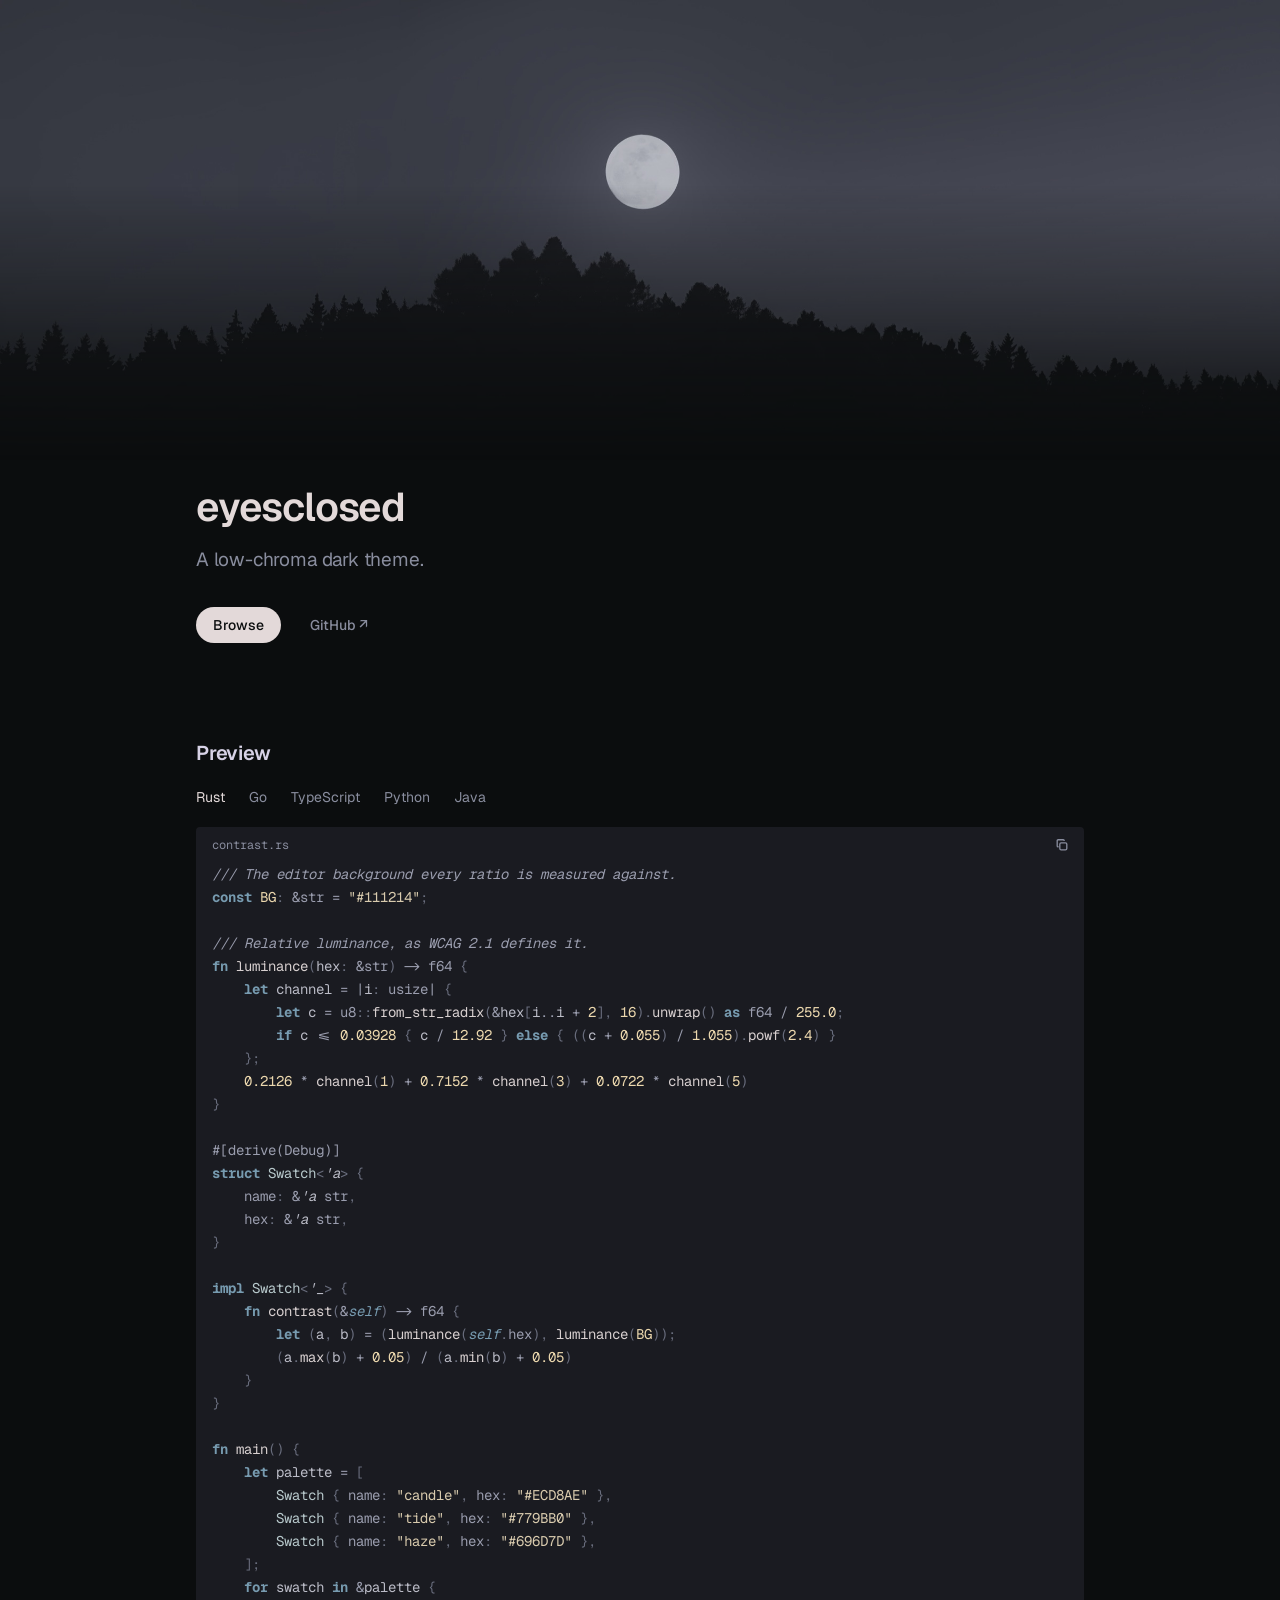
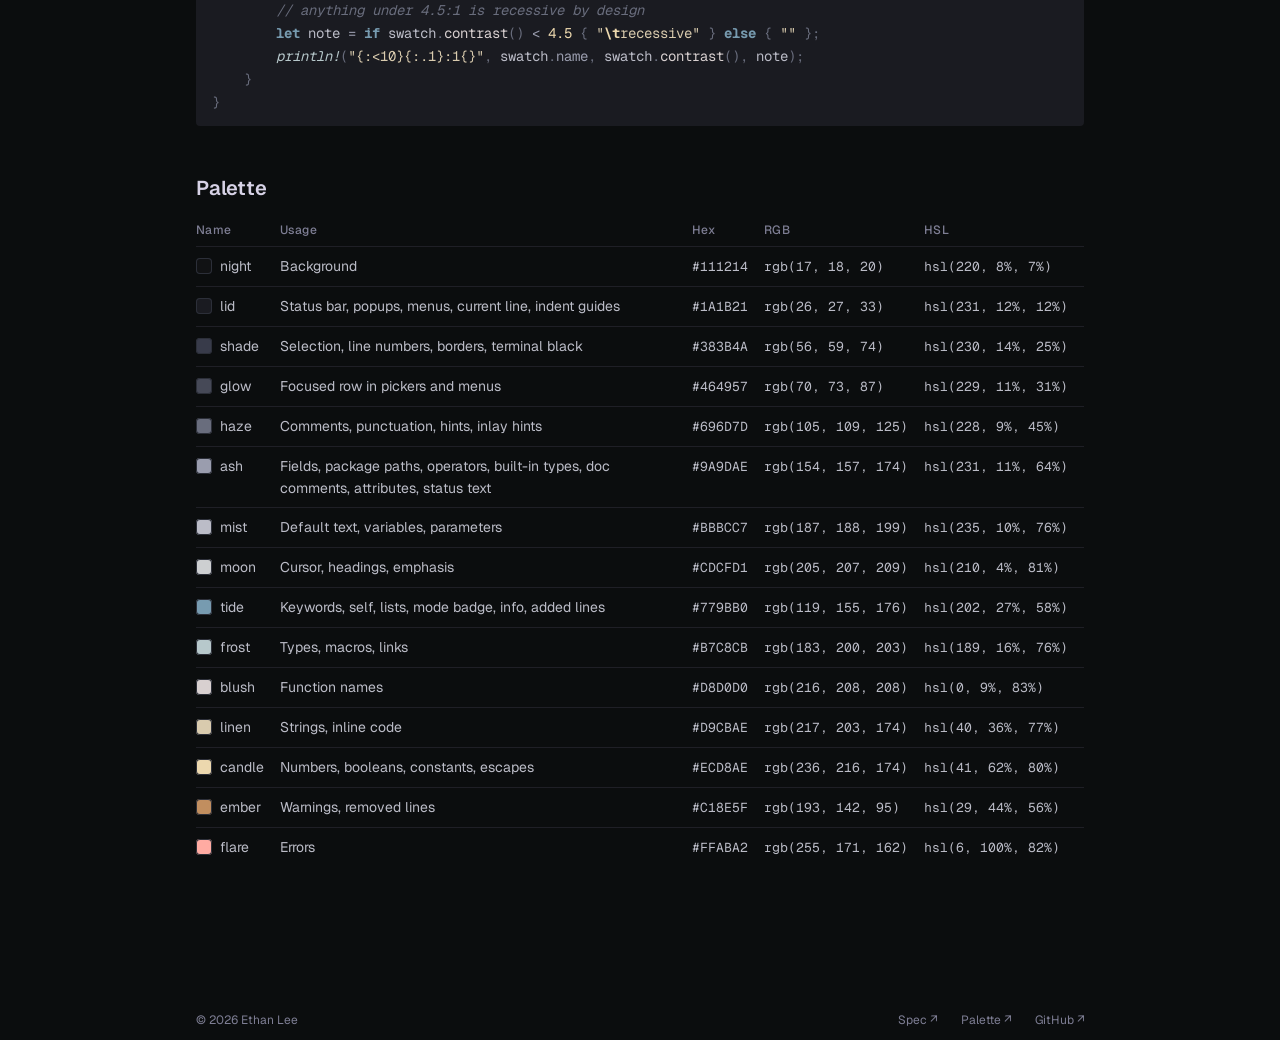
<file: site/index.html>
<!doctype html>
<html lang="en">
<head>
<meta charset="utf-8">
<meta name="viewport" content="width=device-width, initial-scale=1">
<title>eyesclosed — a low-chroma dark theme</title>
<meta name="description" content="A low-chroma dark theme.">
<meta name="theme-color" content="#0B0D0E">
<link rel="icon" href="favicon.svg" type="image/svg+xml">
<link rel="preconnect" href="https://fonts.googleapis.com">
<link rel="preconnect" href="https://fonts.gstatic.com" crossorigin>
<link rel="stylesheet" href="tokens.css">
<link rel="stylesheet" href="bundle.css">
<link rel="stylesheet" href="site.css">
<script src="site.js" defer></script>
</head>
<body class="ec">
<figure class="cover">
  <img src="moonrise.jpg" width="2400" height="1339" alt="A full moon rising over a dark ridge of pines, above a field of dry grass.">
</figure>
<div class="ec-page">
<main>

<section class="ec-hero cover-next">
  <h1>eyesclosed</h1>
  <p class="ec-hero-lede">A low-chroma dark theme.</p>
  <div class="ec-hero-actions"><a class="ec-btn ec-btn--primary" href="https://github.com/thdxg/eyesclosed/tree/main/themes">Browse</a><a class="ec-btn" href="https://github.com/thdxg/eyesclosed">GitHub ↗</a></div>
</section>

<section class="ec-section" id="preview">
  <div class="ec-section-body ec-span">
    <h3>Preview</h3>

<div class="tabs" role="tablist" aria-label="Language" hidden><button type="button" role="tab" id="code-rust-tab" aria-controls="code-rust" aria-selected="true">Rust</button><button type="button" role="tab" id="code-go-tab" aria-controls="code-go" aria-selected="false">Go</button><button type="button" role="tab" id="code-ts-tab" aria-controls="code-ts" aria-selected="false">TypeScript</button><button type="button" role="tab" id="code-py-tab" aria-controls="code-py" aria-selected="false">Python</button><button type="button" role="tab" id="code-java-tab" aria-controls="code-java" aria-selected="false">Java</button></div>
<div role="tabpanel" id="code-rust" aria-labelledby="code-rust-tab"><div class="ec-code" data-block>
<div class="ec-code-caption"><span>contrast.rs</span><button class="ec-copy" type="button" aria-label="Copy contrast.rs"><svg viewBox="0 0 16 16" aria-hidden="true"><rect x="5.5" y="5.5" width="8" height="8" rx="1.5"/><path d="M10.5 3.5v-.5a1 1 0 0 0-1-1h-6a1 1 0 0 0-1 1v6a1 1 0 0 0 1 1h.5"/></svg></button></div>
<pre><code><span class="tok-doc">/// The editor background every ratio is measured against.</span>
<span class="tok-keyword">const</span> <span class="tok-constant">BG</span><span class="tok-punct">:</span> <span class="tok-operator">&amp;</span><span class="tok-builtin">str</span> <span class="tok-operator">=</span> <span class="tok-string">&quot;#111214&quot;</span><span class="tok-punct">;</span>

<span class="tok-doc">/// Relative luminance, as WCAG 2.1 defines it.</span>
<span class="tok-keyword">fn</span> <span class="tok-function">luminance</span><span class="tok-punct">(</span><span class="tok-parameter">hex</span><span class="tok-punct">:</span> <span class="tok-operator">&amp;</span><span class="tok-builtin">str</span><span class="tok-punct">)</span> <span class="tok-operator">-&gt;</span> <span class="tok-builtin">f64</span> <span class="tok-punct">{</span>
    <span class="tok-keyword">let</span> channel <span class="tok-operator">=</span> <span class="tok-operator">|</span><span class="tok-parameter">i</span><span class="tok-punct">:</span> <span class="tok-builtin">usize</span><span class="tok-operator">|</span> <span class="tok-punct">{</span>
        <span class="tok-keyword">let</span> c <span class="tok-operator">=</span> <span class="tok-builtin">u8</span><span class="tok-punct">::</span><span class="tok-function">from_str_radix</span><span class="tok-punct">(</span><span class="tok-operator">&amp;</span><span class="tok-parameter">hex</span><span class="tok-punct">[</span><span class="tok-parameter">i</span><span class="tok-operator">..</span><span class="tok-parameter">i</span> <span class="tok-operator">+</span> <span class="tok-constant">2</span><span class="tok-punct">]</span><span class="tok-punct">,</span> <span class="tok-constant">16</span><span class="tok-punct">)</span><span class="tok-punct">.</span><span class="tok-function">unwrap</span><span class="tok-punct">(</span><span class="tok-punct">)</span> <span class="tok-keyword">as</span> <span class="tok-builtin">f64</span> <span class="tok-operator">/</span> <span class="tok-constant">255.0</span><span class="tok-punct">;</span>
        <span class="tok-keyword">if</span> c <span class="tok-operator">&lt;=</span> <span class="tok-constant">0.03928</span> <span class="tok-punct">{</span> c <span class="tok-operator">/</span> <span class="tok-constant">12.92</span> <span class="tok-punct">}</span> <span class="tok-keyword">else</span> <span class="tok-punct">{</span> <span class="tok-punct">(</span><span class="tok-punct">(</span>c <span class="tok-operator">+</span> <span class="tok-constant">0.055</span><span class="tok-punct">)</span> <span class="tok-operator">/</span> <span class="tok-constant">1.055</span><span class="tok-punct">)</span><span class="tok-punct">.</span><span class="tok-function">powf</span><span class="tok-punct">(</span><span class="tok-constant">2.4</span><span class="tok-punct">)</span> <span class="tok-punct">}</span>
    <span class="tok-punct">}</span><span class="tok-punct">;</span>
    <span class="tok-constant">0.2126</span> <span class="tok-operator">*</span> <span class="tok-function">channel</span><span class="tok-punct">(</span><span class="tok-constant">1</span><span class="tok-punct">)</span> <span class="tok-operator">+</span> <span class="tok-constant">0.7152</span> <span class="tok-operator">*</span> <span class="tok-function">channel</span><span class="tok-punct">(</span><span class="tok-constant">3</span><span class="tok-punct">)</span> <span class="tok-operator">+</span> <span class="tok-constant">0.0722</span> <span class="tok-operator">*</span> <span class="tok-function">channel</span><span class="tok-punct">(</span><span class="tok-constant">5</span><span class="tok-punct">)</span>
<span class="tok-punct">}</span>

<span class="tok-attribute">#[derive(Debug)]</span>
<span class="tok-keyword">struct</span> <span class="tok-type">Swatch</span><span class="tok-punct">&lt;</span><span class="tok-lifetime">'a</span><span class="tok-punct">&gt;</span> <span class="tok-punct">{</span>
    <span class="tok-property">name</span><span class="tok-punct">:</span> <span class="tok-operator">&amp;</span><span class="tok-lifetime">'a</span> <span class="tok-builtin">str</span><span class="tok-punct">,</span>
    <span class="tok-property">hex</span><span class="tok-punct">:</span> <span class="tok-operator">&amp;</span><span class="tok-lifetime">'a</span> <span class="tok-builtin">str</span><span class="tok-punct">,</span>
<span class="tok-punct">}</span>

<span class="tok-keyword">impl</span> <span class="tok-type">Swatch</span><span class="tok-punct">&lt;</span><span class="tok-lifetime">'_</span><span class="tok-punct">&gt;</span> <span class="tok-punct">{</span>
    <span class="tok-keyword">fn</span> <span class="tok-function">contrast</span><span class="tok-punct">(</span><span class="tok-operator">&amp;</span><span class="tok-selfvar">self</span><span class="tok-punct">)</span> <span class="tok-operator">-&gt;</span> <span class="tok-builtin">f64</span> <span class="tok-punct">{</span>
        <span class="tok-keyword">let</span> <span class="tok-punct">(</span>a<span class="tok-punct">,</span> b<span class="tok-punct">)</span> <span class="tok-operator">=</span> <span class="tok-punct">(</span><span class="tok-function">luminance</span><span class="tok-punct">(</span><span class="tok-selfvar">self</span><span class="tok-punct">.</span><span class="tok-property">hex</span><span class="tok-punct">)</span><span class="tok-punct">,</span> <span class="tok-function">luminance</span><span class="tok-punct">(</span><span class="tok-constant">BG</span><span class="tok-punct">)</span><span class="tok-punct">)</span><span class="tok-punct">;</span>
        <span class="tok-punct">(</span>a<span class="tok-punct">.</span><span class="tok-function">max</span><span class="tok-punct">(</span>b<span class="tok-punct">)</span> <span class="tok-operator">+</span> <span class="tok-constant">0.05</span><span class="tok-punct">)</span> <span class="tok-operator">/</span> <span class="tok-punct">(</span>a<span class="tok-punct">.</span><span class="tok-function">min</span><span class="tok-punct">(</span>b<span class="tok-punct">)</span> <span class="tok-operator">+</span> <span class="tok-constant">0.05</span><span class="tok-punct">)</span>
    <span class="tok-punct">}</span>
<span class="tok-punct">}</span>

<span class="tok-keyword">fn</span> <span class="tok-function">main</span><span class="tok-punct">(</span><span class="tok-punct">)</span> <span class="tok-punct">{</span>
    <span class="tok-keyword">let</span> palette <span class="tok-operator">=</span> <span class="tok-punct">[</span>
        <span class="tok-type">Swatch</span> <span class="tok-punct">{</span> <span class="tok-property">name</span><span class="tok-punct">:</span> <span class="tok-string">&quot;candle&quot;</span><span class="tok-punct">,</span> <span class="tok-property">hex</span><span class="tok-punct">:</span> <span class="tok-string">&quot;#ECD8AE&quot;</span> <span class="tok-punct">}</span><span class="tok-punct">,</span>
        <span class="tok-type">Swatch</span> <span class="tok-punct">{</span> <span class="tok-property">name</span><span class="tok-punct">:</span> <span class="tok-string">&quot;tide&quot;</span><span class="tok-punct">,</span> <span class="tok-property">hex</span><span class="tok-punct">:</span> <span class="tok-string">&quot;#779BB0&quot;</span> <span class="tok-punct">}</span><span class="tok-punct">,</span>
        <span class="tok-type">Swatch</span> <span class="tok-punct">{</span> <span class="tok-property">name</span><span class="tok-punct">:</span> <span class="tok-string">&quot;haze&quot;</span><span class="tok-punct">,</span> <span class="tok-property">hex</span><span class="tok-punct">:</span> <span class="tok-string">&quot;#696D7D&quot;</span> <span class="tok-punct">}</span><span class="tok-punct">,</span>
    <span class="tok-punct">]</span><span class="tok-punct">;</span>
    <span class="tok-keyword">for</span> swatch <span class="tok-keyword">in</span> <span class="tok-operator">&amp;</span>palette <span class="tok-punct">{</span>
        <span class="tok-comment">// anything under 4.5:1 is recessive by design</span>
        <span class="tok-keyword">let</span> note <span class="tok-operator">=</span> <span class="tok-keyword">if</span> swatch<span class="tok-punct">.</span><span class="tok-function">contrast</span><span class="tok-punct">(</span><span class="tok-punct">)</span> <span class="tok-operator">&lt;</span> <span class="tok-constant">4.5</span> <span class="tok-punct">{</span> <span class="tok-string">&quot;</span><span class="tok-escape">\t</span><span class="tok-string">recessive&quot;</span> <span class="tok-punct">}</span> <span class="tok-keyword">else</span> <span class="tok-punct">{</span> <span class="tok-string">&quot;&quot;</span> <span class="tok-punct">}</span><span class="tok-punct">;</span>
        <span class="tok-macro">println!</span><span class="tok-punct">(</span><span class="tok-string">&quot;{:&lt;10}{:.1}:1{}&quot;</span><span class="tok-punct">,</span> swatch<span class="tok-punct">.</span><span class="tok-property">name</span><span class="tok-punct">,</span> swatch<span class="tok-punct">.</span><span class="tok-function">contrast</span><span class="tok-punct">(</span><span class="tok-punct">)</span><span class="tok-punct">,</span> note<span class="tok-punct">)</span><span class="tok-punct">;</span>
    <span class="tok-punct">}</span>
<span class="tok-punct">}</span></code></pre></div></div>
<div role="tabpanel" id="code-go" aria-labelledby="code-go-tab"><div class="ec-code" data-block>
<div class="ec-code-caption"><span>contrast.go</span><button class="ec-copy" type="button" aria-label="Copy contrast.go"><svg viewBox="0 0 16 16" aria-hidden="true"><rect x="5.5" y="5.5" width="8" height="8" rx="1.5"/><path d="M10.5 3.5v-.5a1 1 0 0 0-1-1h-6a1 1 0 0 0-1 1v6a1 1 0 0 0 1 1h.5"/></svg></button></div>
<pre><code><span class="tok-keyword">package</span> main

<span class="tok-keyword">import</span> <span class="tok-punct">(</span>
	<span class="tok-string">&quot;fmt&quot;</span>
	<span class="tok-string">&quot;math&quot;</span>
	<span class="tok-string">&quot;strconv&quot;</span>
<span class="tok-punct">)</span>

<span class="tok-comment">// BG is the editor background every ratio is measured against.</span>
<span class="tok-keyword">const</span> <span class="tok-constant">BG</span> <span class="tok-operator">=</span> <span class="tok-string">&quot;#111214&quot;</span>

<span class="tok-comment">// luminance is relative luminance, as WCAG 2.1 defines it.</span>
<span class="tok-keyword">func</span> <span class="tok-function">luminance</span><span class="tok-punct">(</span><span class="tok-parameter">hex</span> <span class="tok-builtin">string</span><span class="tok-punct">)</span> <span class="tok-builtin">float64</span> <span class="tok-punct">{</span>
	channel <span class="tok-operator">:=</span> <span class="tok-keyword">func</span><span class="tok-punct">(</span><span class="tok-parameter">i</span> <span class="tok-builtin">int</span><span class="tok-punct">)</span> <span class="tok-builtin">float64</span> <span class="tok-punct">{</span>
		v<span class="tok-punct">,</span> _ <span class="tok-operator">:=</span> <span class="tok-namespace">strconv</span><span class="tok-punct">.</span><span class="tok-function">ParseUint</span><span class="tok-punct">(</span><span class="tok-parameter">hex</span><span class="tok-punct">[</span><span class="tok-parameter">i</span><span class="tok-punct">:</span><span class="tok-parameter">i</span><span class="tok-operator">+</span><span class="tok-constant">2</span><span class="tok-punct">]</span><span class="tok-punct">,</span> <span class="tok-constant">16</span><span class="tok-punct">,</span> <span class="tok-constant">8</span><span class="tok-punct">)</span>
		c <span class="tok-operator">:=</span> <span class="tok-function">float64</span><span class="tok-punct">(</span>v<span class="tok-punct">)</span> <span class="tok-operator">/</span> <span class="tok-constant">255</span>
		<span class="tok-keyword">if</span> c <span class="tok-operator">&lt;=</span> <span class="tok-constant">0.03928</span> <span class="tok-punct">{</span>
			<span class="tok-keyword">return</span> c <span class="tok-operator">/</span> <span class="tok-constant">12.92</span>
		<span class="tok-punct">}</span>
		<span class="tok-keyword">return</span> <span class="tok-namespace">math</span><span class="tok-punct">.</span><span class="tok-function">Pow</span><span class="tok-punct">(</span><span class="tok-punct">(</span>c<span class="tok-operator">+</span><span class="tok-constant">0.055</span><span class="tok-punct">)</span><span class="tok-operator">/</span><span class="tok-constant">1.055</span><span class="tok-punct">,</span> <span class="tok-constant">2.4</span><span class="tok-punct">)</span>
	<span class="tok-punct">}</span>
	<span class="tok-keyword">return</span> <span class="tok-constant">0.2126</span><span class="tok-operator">*</span><span class="tok-function">channel</span><span class="tok-punct">(</span><span class="tok-constant">1</span><span class="tok-punct">)</span> <span class="tok-operator">+</span> <span class="tok-constant">0.7152</span><span class="tok-operator">*</span><span class="tok-function">channel</span><span class="tok-punct">(</span><span class="tok-constant">3</span><span class="tok-punct">)</span> <span class="tok-operator">+</span> <span class="tok-constant">0.0722</span><span class="tok-operator">*</span><span class="tok-function">channel</span><span class="tok-punct">(</span><span class="tok-constant">5</span><span class="tok-punct">)</span>
<span class="tok-punct">}</span>

<span class="tok-keyword">type</span> <span class="tok-type">Swatch</span> <span class="tok-keyword">struct</span> <span class="tok-punct">{</span>
	<span class="tok-property">Name</span> <span class="tok-builtin">string</span>
	<span class="tok-property">Hex</span>  <span class="tok-builtin">string</span>
<span class="tok-punct">}</span>

<span class="tok-keyword">func</span> <span class="tok-punct">(</span><span class="tok-parameter">s</span> <span class="tok-type">Swatch</span><span class="tok-punct">)</span> <span class="tok-function">Contrast</span><span class="tok-punct">(</span><span class="tok-punct">)</span> <span class="tok-builtin">float64</span> <span class="tok-punct">{</span>
	a<span class="tok-punct">,</span> b <span class="tok-operator">:=</span> <span class="tok-function">luminance</span><span class="tok-punct">(</span><span class="tok-parameter">s</span><span class="tok-punct">.</span><span class="tok-property">Hex</span><span class="tok-punct">)</span><span class="tok-punct">,</span> <span class="tok-function">luminance</span><span class="tok-punct">(</span><span class="tok-constant">BG</span><span class="tok-punct">)</span>
	<span class="tok-keyword">return</span> <span class="tok-punct">(</span><span class="tok-namespace">math</span><span class="tok-punct">.</span><span class="tok-function">Max</span><span class="tok-punct">(</span>a<span class="tok-punct">,</span> b<span class="tok-punct">)</span> <span class="tok-operator">+</span> <span class="tok-constant">0.05</span><span class="tok-punct">)</span> <span class="tok-operator">/</span> <span class="tok-punct">(</span><span class="tok-namespace">math</span><span class="tok-punct">.</span><span class="tok-function">Min</span><span class="tok-punct">(</span>a<span class="tok-punct">,</span> b<span class="tok-punct">)</span> <span class="tok-operator">+</span> <span class="tok-constant">0.05</span><span class="tok-punct">)</span>
<span class="tok-punct">}</span>

<span class="tok-keyword">func</span> <span class="tok-function">main</span><span class="tok-punct">(</span><span class="tok-punct">)</span> <span class="tok-punct">{</span>
	palette <span class="tok-operator">:=</span> <span class="tok-punct">[</span><span class="tok-punct">]</span><span class="tok-type">Swatch</span><span class="tok-punct">{</span>
		<span class="tok-punct">{</span><span class="tok-string">&quot;candle&quot;</span><span class="tok-punct">,</span> <span class="tok-string">&quot;#ECD8AE&quot;</span><span class="tok-punct">}</span><span class="tok-punct">,</span>
		<span class="tok-punct">{</span><span class="tok-string">&quot;tide&quot;</span><span class="tok-punct">,</span> <span class="tok-string">&quot;#779BB0&quot;</span><span class="tok-punct">}</span><span class="tok-punct">,</span>
		<span class="tok-punct">{</span><span class="tok-string">&quot;haze&quot;</span><span class="tok-punct">,</span> <span class="tok-string">&quot;#696D7D&quot;</span><span class="tok-punct">}</span><span class="tok-punct">,</span>
	<span class="tok-punct">}</span>
	<span class="tok-keyword">for</span> _<span class="tok-punct">,</span> <span class="tok-parameter">s</span> <span class="tok-operator">:=</span> <span class="tok-keyword">range</span> palette <span class="tok-punct">{</span>
		<span class="tok-comment">// anything under 4.5:1 is recessive by design</span>
		note <span class="tok-operator">:=</span> <span class="tok-string">&quot;&quot;</span>
		<span class="tok-keyword">if</span> <span class="tok-parameter">s</span><span class="tok-punct">.</span><span class="tok-function">Contrast</span><span class="tok-punct">(</span><span class="tok-punct">)</span> <span class="tok-operator">&lt;</span> <span class="tok-constant">4.5</span> <span class="tok-punct">{</span>
			note <span class="tok-operator">=</span> <span class="tok-string">&quot;</span><span class="tok-escape">\t</span><span class="tok-string">recessive&quot;</span>
		<span class="tok-punct">}</span>
		<span class="tok-namespace">fmt</span><span class="tok-punct">.</span><span class="tok-function">Printf</span><span class="tok-punct">(</span><span class="tok-string">&quot;%-10s%.1f:1%s</span><span class="tok-escape">\n</span><span class="tok-string">&quot;</span><span class="tok-punct">,</span> <span class="tok-parameter">s</span><span class="tok-punct">.</span><span class="tok-property">Name</span><span class="tok-punct">,</span> <span class="tok-parameter">s</span><span class="tok-punct">.</span><span class="tok-function">Contrast</span><span class="tok-punct">(</span><span class="tok-punct">)</span><span class="tok-punct">,</span> note<span class="tok-punct">)</span>
	<span class="tok-punct">}</span>
<span class="tok-punct">}</span></code></pre></div></div>
<div role="tabpanel" id="code-ts" aria-labelledby="code-ts-tab"><div class="ec-code" data-block>
<div class="ec-code-caption"><span>contrast.ts</span><button class="ec-copy" type="button" aria-label="Copy contrast.ts"><svg viewBox="0 0 16 16" aria-hidden="true"><rect x="5.5" y="5.5" width="8" height="8" rx="1.5"/><path d="M10.5 3.5v-.5a1 1 0 0 0-1-1h-6a1 1 0 0 0-1 1v6a1 1 0 0 0 1 1h.5"/></svg></button></div>
<pre><code><span class="tok-doc">/** The editor background every ratio is measured against. */</span>
<span class="tok-keyword">const</span> <span class="tok-constant">BG</span> <span class="tok-operator">=</span> <span class="tok-string">&quot;#111214&quot;</span><span class="tok-punct">;</span>

<span class="tok-doc">/** Relative luminance, as WCAG 2.1 defines it. */</span>
<span class="tok-keyword">function</span> <span class="tok-function">luminance</span><span class="tok-punct">(</span><span class="tok-parameter">hex</span><span class="tok-punct">:</span> <span class="tok-builtin">string</span><span class="tok-punct">)</span><span class="tok-punct">:</span> <span class="tok-builtin">number</span> <span class="tok-punct">{</span>
  <span class="tok-keyword">const</span> channel <span class="tok-operator">=</span> <span class="tok-punct">(</span><span class="tok-parameter">i</span><span class="tok-punct">:</span> <span class="tok-builtin">number</span><span class="tok-punct">)</span><span class="tok-punct">:</span> <span class="tok-builtin">number</span> <span class="tok-operator">=&gt;</span> <span class="tok-punct">{</span>
    <span class="tok-keyword">const</span> c <span class="tok-operator">=</span> <span class="tok-function">parseInt</span><span class="tok-punct">(</span><span class="tok-parameter">hex</span><span class="tok-punct">.</span><span class="tok-function">slice</span><span class="tok-punct">(</span><span class="tok-parameter">i</span><span class="tok-punct">,</span> <span class="tok-parameter">i</span> <span class="tok-operator">+</span> <span class="tok-constant">2</span><span class="tok-punct">)</span><span class="tok-punct">,</span> <span class="tok-constant">16</span><span class="tok-punct">)</span> <span class="tok-operator">/</span> <span class="tok-constant">255</span><span class="tok-punct">;</span>
    <span class="tok-keyword">return</span> c <span class="tok-operator">&lt;=</span> <span class="tok-constant">0.03928</span> <span class="tok-operator">?</span> c <span class="tok-operator">/</span> <span class="tok-constant">12.92</span> <span class="tok-punct">:</span> <span class="tok-punct">(</span><span class="tok-punct">(</span>c <span class="tok-operator">+</span> <span class="tok-constant">0.055</span><span class="tok-punct">)</span> <span class="tok-operator">/</span> <span class="tok-constant">1.055</span><span class="tok-punct">)</span> <span class="tok-operator">**</span> <span class="tok-constant">2.4</span><span class="tok-punct">;</span>
  <span class="tok-punct">}</span><span class="tok-punct">;</span>
  <span class="tok-keyword">return</span> <span class="tok-constant">0.2126</span> <span class="tok-operator">*</span> <span class="tok-function">channel</span><span class="tok-punct">(</span><span class="tok-constant">1</span><span class="tok-punct">)</span> <span class="tok-operator">+</span> <span class="tok-constant">0.7152</span> <span class="tok-operator">*</span> <span class="tok-function">channel</span><span class="tok-punct">(</span><span class="tok-constant">3</span><span class="tok-punct">)</span> <span class="tok-operator">+</span> <span class="tok-constant">0.0722</span> <span class="tok-operator">*</span> <span class="tok-function">channel</span><span class="tok-punct">(</span><span class="tok-constant">5</span><span class="tok-punct">)</span><span class="tok-punct">;</span>
<span class="tok-punct">}</span>

<span class="tok-keyword">class</span> <span class="tok-type">Swatch</span> <span class="tok-punct">{</span>
  <span class="tok-keyword">constructor</span><span class="tok-punct">(</span><span class="tok-keyword">readonly</span> <span class="tok-parameter">name</span><span class="tok-punct">:</span> <span class="tok-builtin">string</span><span class="tok-punct">,</span> <span class="tok-keyword">readonly</span> <span class="tok-parameter">hex</span><span class="tok-punct">:</span> <span class="tok-builtin">string</span><span class="tok-punct">)</span> <span class="tok-punct">{</span><span class="tok-punct">}</span>

  <span class="tok-function">contrast</span><span class="tok-punct">(</span><span class="tok-punct">)</span><span class="tok-punct">:</span> <span class="tok-builtin">number</span> <span class="tok-punct">{</span>
    <span class="tok-keyword">const</span> <span class="tok-punct">[</span>a<span class="tok-punct">,</span> b<span class="tok-punct">]</span> <span class="tok-operator">=</span> <span class="tok-punct">[</span><span class="tok-function">luminance</span><span class="tok-punct">(</span><span class="tok-selfvar">this</span><span class="tok-punct">.</span><span class="tok-property">hex</span><span class="tok-punct">)</span><span class="tok-punct">,</span> <span class="tok-function">luminance</span><span class="tok-punct">(</span><span class="tok-constant">BG</span><span class="tok-punct">)</span><span class="tok-punct">]</span><span class="tok-punct">;</span>
    <span class="tok-keyword">return</span> <span class="tok-punct">(</span><span class="tok-type">Math</span><span class="tok-punct">.</span><span class="tok-function">max</span><span class="tok-punct">(</span>a<span class="tok-punct">,</span> b<span class="tok-punct">)</span> <span class="tok-operator">+</span> <span class="tok-constant">0.05</span><span class="tok-punct">)</span> <span class="tok-operator">/</span> <span class="tok-punct">(</span><span class="tok-type">Math</span><span class="tok-punct">.</span><span class="tok-function">min</span><span class="tok-punct">(</span>a<span class="tok-punct">,</span> b<span class="tok-punct">)</span> <span class="tok-operator">+</span> <span class="tok-constant">0.05</span><span class="tok-punct">)</span><span class="tok-punct">;</span>
  <span class="tok-punct">}</span>
<span class="tok-punct">}</span>

<span class="tok-keyword">const</span> palette <span class="tok-operator">=</span> <span class="tok-punct">[</span>
  <span class="tok-keyword">new</span> <span class="tok-type">Swatch</span><span class="tok-punct">(</span><span class="tok-string">&quot;candle&quot;</span><span class="tok-punct">,</span> <span class="tok-string">&quot;#ECD8AE&quot;</span><span class="tok-punct">)</span><span class="tok-punct">,</span>
  <span class="tok-keyword">new</span> <span class="tok-type">Swatch</span><span class="tok-punct">(</span><span class="tok-string">&quot;tide&quot;</span><span class="tok-punct">,</span> <span class="tok-string">&quot;#779BB0&quot;</span><span class="tok-punct">)</span><span class="tok-punct">,</span>
  <span class="tok-keyword">new</span> <span class="tok-type">Swatch</span><span class="tok-punct">(</span><span class="tok-string">&quot;haze&quot;</span><span class="tok-punct">,</span> <span class="tok-string">&quot;#696D7D&quot;</span><span class="tok-punct">)</span><span class="tok-punct">,</span>
<span class="tok-punct">]</span><span class="tok-punct">;</span>
<span class="tok-keyword">for</span> <span class="tok-punct">(</span><span class="tok-keyword">const</span> swatch <span class="tok-keyword">of</span> palette<span class="tok-punct">)</span> <span class="tok-punct">{</span>
  <span class="tok-comment">// anything under 4.5:1 is recessive by design</span>
  <span class="tok-keyword">const</span> note <span class="tok-operator">=</span> swatch<span class="tok-punct">.</span><span class="tok-function">contrast</span><span class="tok-punct">(</span><span class="tok-punct">)</span> <span class="tok-operator">&lt;</span> <span class="tok-constant">4.5</span> <span class="tok-operator">?</span> <span class="tok-string">&quot;</span><span class="tok-escape">\t</span><span class="tok-string">recessive&quot;</span> <span class="tok-punct">:</span> <span class="tok-string">&quot;&quot;</span><span class="tok-punct">;</span>
  <span class="tok-selfvar">console</span><span class="tok-punct">.</span><span class="tok-function">log</span><span class="tok-punct">(</span><span class="tok-string">`</span><span class="tok-punct">${</span>swatch<span class="tok-punct">.</span><span class="tok-property">name</span><span class="tok-punct">.</span><span class="tok-function">padEnd</span><span class="tok-punct">(</span><span class="tok-constant">10</span><span class="tok-punct">)</span><span class="tok-punct">}</span><span class="tok-punct">${</span>swatch<span class="tok-punct">.</span><span class="tok-function">contrast</span><span class="tok-punct">(</span><span class="tok-punct">)</span><span class="tok-punct">.</span><span class="tok-function">toFixed</span><span class="tok-punct">(</span><span class="tok-constant">1</span><span class="tok-punct">)</span><span class="tok-punct">}</span><span class="tok-string">:1</span><span class="tok-punct">${</span>note<span class="tok-punct">}</span><span class="tok-string">`</span><span class="tok-punct">)</span><span class="tok-punct">;</span>
<span class="tok-punct">}</span></code></pre></div></div>
<div role="tabpanel" id="code-py" aria-labelledby="code-py-tab"><div class="ec-code" data-block>
<div class="ec-code-caption"><span>contrast.py</span><button class="ec-copy" type="button" aria-label="Copy contrast.py"><svg viewBox="0 0 16 16" aria-hidden="true"><rect x="5.5" y="5.5" width="8" height="8" rx="1.5"/><path d="M10.5 3.5v-.5a1 1 0 0 0-1-1h-6a1 1 0 0 0-1 1v6a1 1 0 0 0 1 1h.5"/></svg></button></div>
<pre><code><span class="tok-keyword">from</span> <span class="tok-namespace">dataclasses</span> <span class="tok-keyword">import</span> dataclass

<span class="tok-comment"># The editor background every ratio is measured against.</span>
<span class="tok-constant">BG</span> <span class="tok-operator">=</span> <span class="tok-string">&quot;#111214&quot;</span>


<span class="tok-keyword">def</span> <span class="tok-function">luminance</span><span class="tok-punct">(</span><span class="tok-parameter">hex</span><span class="tok-punct">:</span> <span class="tok-builtin">str</span><span class="tok-punct">)</span> <span class="tok-operator">-&gt;</span> <span class="tok-builtin">float</span><span class="tok-punct">:</span>
    <span class="tok-doc">&quot;&quot;&quot;Relative luminance, as WCAG 2.1 defines it.&quot;&quot;&quot;</span>

    <span class="tok-keyword">def</span> <span class="tok-function">channel</span><span class="tok-punct">(</span><span class="tok-parameter">i</span><span class="tok-punct">:</span> <span class="tok-builtin">int</span><span class="tok-punct">)</span> <span class="tok-operator">-&gt;</span> <span class="tok-builtin">float</span><span class="tok-punct">:</span>
        c <span class="tok-operator">=</span> <span class="tok-function">int</span><span class="tok-punct">(</span><span class="tok-parameter">hex</span><span class="tok-punct">[</span><span class="tok-parameter">i</span> <span class="tok-punct">:</span> <span class="tok-parameter">i</span> <span class="tok-operator">+</span> <span class="tok-constant">2</span><span class="tok-punct">]</span><span class="tok-punct">,</span> <span class="tok-constant">16</span><span class="tok-punct">)</span> <span class="tok-operator">/</span> <span class="tok-constant">255</span>
        <span class="tok-keyword">return</span> c <span class="tok-operator">/</span> <span class="tok-constant">12.92</span> <span class="tok-keyword">if</span> c <span class="tok-operator">&lt;=</span> <span class="tok-constant">0.03928</span> <span class="tok-keyword">else</span> <span class="tok-punct">(</span><span class="tok-punct">(</span>c <span class="tok-operator">+</span> <span class="tok-constant">0.055</span><span class="tok-punct">)</span> <span class="tok-operator">/</span> <span class="tok-constant">1.055</span><span class="tok-punct">)</span> <span class="tok-operator">**</span> <span class="tok-constant">2.4</span>

    <span class="tok-keyword">return</span> <span class="tok-constant">0.2126</span> <span class="tok-operator">*</span> <span class="tok-function">channel</span><span class="tok-punct">(</span><span class="tok-constant">1</span><span class="tok-punct">)</span> <span class="tok-operator">+</span> <span class="tok-constant">0.7152</span> <span class="tok-operator">*</span> <span class="tok-function">channel</span><span class="tok-punct">(</span><span class="tok-constant">3</span><span class="tok-punct">)</span> <span class="tok-operator">+</span> <span class="tok-constant">0.0722</span> <span class="tok-operator">*</span> <span class="tok-function">channel</span><span class="tok-punct">(</span><span class="tok-constant">5</span><span class="tok-punct">)</span>


<span class="tok-attribute">@dataclass</span><span class="tok-punct">(</span><span class="tok-parameter">frozen</span><span class="tok-operator">=</span><span class="tok-constant">True</span><span class="tok-punct">)</span>
<span class="tok-keyword">class</span> <span class="tok-type">Swatch</span><span class="tok-punct">:</span>
    <span class="tok-property">name</span><span class="tok-punct">:</span> <span class="tok-builtin">str</span>
    <span class="tok-property">hex</span><span class="tok-punct">:</span> <span class="tok-builtin">str</span>

    <span class="tok-keyword">def</span> <span class="tok-function">contrast</span><span class="tok-punct">(</span><span class="tok-selfvar">self</span><span class="tok-punct">)</span> <span class="tok-operator">-&gt;</span> <span class="tok-builtin">float</span><span class="tok-punct">:</span>
        a<span class="tok-punct">,</span> b <span class="tok-operator">=</span> <span class="tok-function">luminance</span><span class="tok-punct">(</span><span class="tok-selfvar">self</span><span class="tok-punct">.</span><span class="tok-property">hex</span><span class="tok-punct">)</span><span class="tok-punct">,</span> <span class="tok-function">luminance</span><span class="tok-punct">(</span><span class="tok-constant">BG</span><span class="tok-punct">)</span>
        <span class="tok-keyword">return</span> <span class="tok-punct">(</span><span class="tok-function">max</span><span class="tok-punct">(</span>a<span class="tok-punct">,</span> b<span class="tok-punct">)</span> <span class="tok-operator">+</span> <span class="tok-constant">0.05</span><span class="tok-punct">)</span> <span class="tok-operator">/</span> <span class="tok-punct">(</span><span class="tok-function">min</span><span class="tok-punct">(</span>a<span class="tok-punct">,</span> b<span class="tok-punct">)</span> <span class="tok-operator">+</span> <span class="tok-constant">0.05</span><span class="tok-punct">)</span>


palette <span class="tok-operator">=</span> <span class="tok-punct">[</span>
    <span class="tok-type">Swatch</span><span class="tok-punct">(</span><span class="tok-string">&quot;candle&quot;</span><span class="tok-punct">,</span> <span class="tok-string">&quot;#ECD8AE&quot;</span><span class="tok-punct">)</span><span class="tok-punct">,</span>
    <span class="tok-type">Swatch</span><span class="tok-punct">(</span><span class="tok-string">&quot;tide&quot;</span><span class="tok-punct">,</span> <span class="tok-string">&quot;#779BB0&quot;</span><span class="tok-punct">)</span><span class="tok-punct">,</span>
    <span class="tok-type">Swatch</span><span class="tok-punct">(</span><span class="tok-string">&quot;haze&quot;</span><span class="tok-punct">,</span> <span class="tok-string">&quot;#696D7D&quot;</span><span class="tok-punct">)</span><span class="tok-punct">,</span>
<span class="tok-punct">]</span>
<span class="tok-keyword">for</span> swatch <span class="tok-keyword">in</span> palette<span class="tok-punct">:</span>
    <span class="tok-comment"># anything under 4.5:1 is recessive by design</span>
    note <span class="tok-operator">=</span> <span class="tok-string">&quot;</span><span class="tok-escape">\t</span><span class="tok-string">recessive&quot;</span> <span class="tok-keyword">if</span> swatch<span class="tok-punct">.</span><span class="tok-function">contrast</span><span class="tok-punct">(</span><span class="tok-punct">)</span> <span class="tok-operator">&lt;</span> <span class="tok-constant">4.5</span> <span class="tok-keyword">else</span> <span class="tok-string">&quot;&quot;</span>
    <span class="tok-function">print</span><span class="tok-punct">(</span><span class="tok-string">f&quot;</span><span class="tok-punct">{</span>swatch<span class="tok-punct">.</span><span class="tok-property">name</span><span class="tok-string">:&lt;10</span><span class="tok-punct">}</span><span class="tok-punct">{</span>swatch<span class="tok-punct">.</span><span class="tok-function">contrast</span><span class="tok-punct">(</span><span class="tok-punct">)</span><span class="tok-string">:.1f</span><span class="tok-punct">}</span><span class="tok-string">:1</span><span class="tok-punct">{</span>note<span class="tok-punct">}</span><span class="tok-string">&quot;</span><span class="tok-punct">)</span></code></pre></div></div>
<div role="tabpanel" id="code-java" aria-labelledby="code-java-tab"><div class="ec-code" data-block>
<div class="ec-code-caption"><span>Contrast.java</span><button class="ec-copy" type="button" aria-label="Copy Contrast.java"><svg viewBox="0 0 16 16" aria-hidden="true"><rect x="5.5" y="5.5" width="8" height="8" rx="1.5"/><path d="M10.5 3.5v-.5a1 1 0 0 0-1-1h-6a1 1 0 0 0-1 1v6a1 1 0 0 0 1 1h.5"/></svg></button></div>
<pre><code><span class="tok-keyword">import</span> <span class="tok-namespace">java</span><span class="tok-punct">.</span><span class="tok-namespace">util</span><span class="tok-punct">.</span><span class="tok-type">List</span><span class="tok-punct">;</span>

<span class="tok-keyword">public</span> <span class="tok-keyword">class</span> <span class="tok-type">Contrast</span> <span class="tok-punct">{</span>
    <span class="tok-doc">/** The editor background every ratio is measured against. */</span>
    <span class="tok-keyword">static</span> <span class="tok-keyword">final</span> <span class="tok-type">String</span> <span class="tok-constant">BG</span> <span class="tok-operator">=</span> <span class="tok-string">&quot;#111214&quot;</span><span class="tok-punct">;</span>

    <span class="tok-doc">/** Relative luminance, as WCAG 2.1 defines it. */</span>
    <span class="tok-keyword">static</span> <span class="tok-builtin">double</span> <span class="tok-function">luminance</span><span class="tok-punct">(</span><span class="tok-type">String</span> <span class="tok-parameter">hex</span><span class="tok-punct">)</span> <span class="tok-punct">{</span>
        <span class="tok-keyword">return</span> <span class="tok-constant">0.2126</span> <span class="tok-operator">*</span> <span class="tok-function">channel</span><span class="tok-punct">(</span><span class="tok-parameter">hex</span><span class="tok-punct">,</span> <span class="tok-constant">1</span><span class="tok-punct">)</span> <span class="tok-operator">+</span> <span class="tok-constant">0.7152</span> <span class="tok-operator">*</span> <span class="tok-function">channel</span><span class="tok-punct">(</span><span class="tok-parameter">hex</span><span class="tok-punct">,</span> <span class="tok-constant">3</span><span class="tok-punct">)</span> <span class="tok-operator">+</span> <span class="tok-constant">0.0722</span> <span class="tok-operator">*</span> <span class="tok-function">channel</span><span class="tok-punct">(</span><span class="tok-parameter">hex</span><span class="tok-punct">,</span> <span class="tok-constant">5</span><span class="tok-punct">)</span><span class="tok-punct">;</span>
    <span class="tok-punct">}</span>

    <span class="tok-keyword">static</span> <span class="tok-builtin">double</span> <span class="tok-function">channel</span><span class="tok-punct">(</span><span class="tok-type">String</span> <span class="tok-parameter">hex</span><span class="tok-punct">,</span> <span class="tok-builtin">int</span> <span class="tok-parameter">i</span><span class="tok-punct">)</span> <span class="tok-punct">{</span>
        <span class="tok-builtin">double</span> c <span class="tok-operator">=</span> <span class="tok-type">Integer</span><span class="tok-punct">.</span><span class="tok-function">parseInt</span><span class="tok-punct">(</span><span class="tok-parameter">hex</span><span class="tok-punct">.</span><span class="tok-function">substring</span><span class="tok-punct">(</span><span class="tok-parameter">i</span><span class="tok-punct">,</span> <span class="tok-parameter">i</span> <span class="tok-operator">+</span> <span class="tok-constant">2</span><span class="tok-punct">)</span><span class="tok-punct">,</span> <span class="tok-constant">16</span><span class="tok-punct">)</span> <span class="tok-operator">/</span> <span class="tok-constant">255.0</span><span class="tok-punct">;</span>
        <span class="tok-keyword">return</span> c <span class="tok-operator">&lt;=</span> <span class="tok-constant">0.03928</span> <span class="tok-operator">?</span> c <span class="tok-operator">/</span> <span class="tok-constant">12.92</span> <span class="tok-punct">:</span> <span class="tok-type">Math</span><span class="tok-punct">.</span><span class="tok-function">pow</span><span class="tok-punct">(</span><span class="tok-punct">(</span>c <span class="tok-operator">+</span> <span class="tok-constant">0.055</span><span class="tok-punct">)</span> <span class="tok-operator">/</span> <span class="tok-constant">1.055</span><span class="tok-punct">,</span> <span class="tok-constant">2.4</span><span class="tok-punct">)</span><span class="tok-punct">;</span>
    <span class="tok-punct">}</span>

    <span class="tok-keyword">record</span> <span class="tok-type">Swatch</span><span class="tok-punct">(</span><span class="tok-type">String</span> <span class="tok-parameter">name</span><span class="tok-punct">,</span> <span class="tok-type">String</span> <span class="tok-parameter">hex</span><span class="tok-punct">)</span> <span class="tok-punct">{</span>
        <span class="tok-builtin">double</span> <span class="tok-function">contrast</span><span class="tok-punct">(</span><span class="tok-punct">)</span> <span class="tok-punct">{</span>
            <span class="tok-builtin">double</span> a <span class="tok-operator">=</span> <span class="tok-function">luminance</span><span class="tok-punct">(</span><span class="tok-selfvar">this</span><span class="tok-punct">.</span><span class="tok-property">hex</span><span class="tok-punct">)</span><span class="tok-punct">,</span> b <span class="tok-operator">=</span> <span class="tok-function">luminance</span><span class="tok-punct">(</span><span class="tok-constant">BG</span><span class="tok-punct">)</span><span class="tok-punct">;</span>
            <span class="tok-keyword">return</span> <span class="tok-punct">(</span><span class="tok-type">Math</span><span class="tok-punct">.</span><span class="tok-function">max</span><span class="tok-punct">(</span>a<span class="tok-punct">,</span> b<span class="tok-punct">)</span> <span class="tok-operator">+</span> <span class="tok-constant">0.05</span><span class="tok-punct">)</span> <span class="tok-operator">/</span> <span class="tok-punct">(</span><span class="tok-type">Math</span><span class="tok-punct">.</span><span class="tok-function">min</span><span class="tok-punct">(</span>a<span class="tok-punct">,</span> b<span class="tok-punct">)</span> <span class="tok-operator">+</span> <span class="tok-constant">0.05</span><span class="tok-punct">)</span><span class="tok-punct">;</span>
        <span class="tok-punct">}</span>
    <span class="tok-punct">}</span>

    <span class="tok-keyword">public</span> <span class="tok-keyword">static</span> <span class="tok-builtin">void</span> <span class="tok-function">main</span><span class="tok-punct">(</span><span class="tok-type">String</span><span class="tok-punct">[</span><span class="tok-punct">]</span> <span class="tok-parameter">args</span><span class="tok-punct">)</span> <span class="tok-punct">{</span>
        <span class="tok-keyword">var</span> palette <span class="tok-operator">=</span> <span class="tok-type">List</span><span class="tok-punct">.</span><span class="tok-function">of</span><span class="tok-punct">(</span>
            <span class="tok-keyword">new</span> <span class="tok-type">Swatch</span><span class="tok-punct">(</span><span class="tok-string">&quot;candle&quot;</span><span class="tok-punct">,</span> <span class="tok-string">&quot;#ECD8AE&quot;</span><span class="tok-punct">)</span><span class="tok-punct">,</span>
            <span class="tok-keyword">new</span> <span class="tok-type">Swatch</span><span class="tok-punct">(</span><span class="tok-string">&quot;tide&quot;</span><span class="tok-punct">,</span> <span class="tok-string">&quot;#779BB0&quot;</span><span class="tok-punct">)</span><span class="tok-punct">,</span>
            <span class="tok-keyword">new</span> <span class="tok-type">Swatch</span><span class="tok-punct">(</span><span class="tok-string">&quot;haze&quot;</span><span class="tok-punct">,</span> <span class="tok-string">&quot;#696D7D&quot;</span><span class="tok-punct">)</span><span class="tok-punct">)</span><span class="tok-punct">;</span>
        <span class="tok-keyword">for</span> <span class="tok-punct">(</span><span class="tok-type">Swatch</span> swatch <span class="tok-punct">:</span> palette<span class="tok-punct">)</span> <span class="tok-punct">{</span>
            <span class="tok-comment">// anything under 4.5:1 is recessive by design</span>
            <span class="tok-type">String</span> note <span class="tok-operator">=</span> swatch<span class="tok-punct">.</span><span class="tok-function">contrast</span><span class="tok-punct">(</span><span class="tok-punct">)</span> <span class="tok-operator">&lt;</span> <span class="tok-constant">4.5</span> <span class="tok-operator">?</span> <span class="tok-string">&quot;</span><span class="tok-escape">\t</span><span class="tok-string">recessive&quot;</span> <span class="tok-punct">:</span> <span class="tok-string">&quot;&quot;</span><span class="tok-punct">;</span>
            <span class="tok-type">System</span><span class="tok-punct">.</span><span class="tok-property">out</span><span class="tok-punct">.</span><span class="tok-function">printf</span><span class="tok-punct">(</span><span class="tok-string">&quot;%-10s%.1f:1%s%n&quot;</span><span class="tok-punct">,</span> swatch<span class="tok-punct">.</span><span class="tok-function">name</span><span class="tok-punct">(</span><span class="tok-punct">)</span><span class="tok-punct">,</span> swatch<span class="tok-punct">.</span><span class="tok-function">contrast</span><span class="tok-punct">(</span><span class="tok-punct">)</span><span class="tok-punct">,</span> note<span class="tok-punct">)</span><span class="tok-punct">;</span>
        <span class="tok-punct">}</span>
    <span class="tok-punct">}</span>
<span class="tok-punct">}</span></code></pre></div></div>
  </div>
</section>

<section class="ec-section" id="palette">
  <div class="ec-section-body ec-span">
    <h3>Palette</h3>
    <div class="ec-table-wrap"><table class="ec-table">
<thead><tr><th>Name</th><th>Usage</th><th>Hex</th><th>RGB</th><th>HSL</th></tr></thead>
<tbody>
<tr><td class="name"><span class="swatch" style="--c:var(--night)"></span>night</td><td>Background</td><td><button class="copy-value" type="button" data-copy="#111214" aria-label="Copy #111214"><span>#111214</span></button></td><td><button class="copy-value" type="button" data-copy="rgb(17, 18, 20)" aria-label="Copy rgb(17, 18, 20)"><span>rgb(17, 18, 20)</span></button></td><td><button class="copy-value" type="button" data-copy="hsl(220, 8%, 7%)" aria-label="Copy hsl(220, 8%, 7%)"><span>hsl(220, 8%, 7%)</span></button></td></tr>
<tr><td class="name"><span class="swatch" style="--c:var(--lid)"></span>lid</td><td>Status bar, popups, menus, current line, indent guides</td><td><button class="copy-value" type="button" data-copy="#1A1B21" aria-label="Copy #1A1B21"><span>#1A1B21</span></button></td><td><button class="copy-value" type="button" data-copy="rgb(26, 27, 33)" aria-label="Copy rgb(26, 27, 33)"><span>rgb(26, 27, 33)</span></button></td><td><button class="copy-value" type="button" data-copy="hsl(231, 12%, 12%)" aria-label="Copy hsl(231, 12%, 12%)"><span>hsl(231, 12%, 12%)</span></button></td></tr>
<tr><td class="name"><span class="swatch" style="--c:var(--shade)"></span>shade</td><td>Selection, line numbers, borders, terminal black</td><td><button class="copy-value" type="button" data-copy="#383B4A" aria-label="Copy #383B4A"><span>#383B4A</span></button></td><td><button class="copy-value" type="button" data-copy="rgb(56, 59, 74)" aria-label="Copy rgb(56, 59, 74)"><span>rgb(56, 59, 74)</span></button></td><td><button class="copy-value" type="button" data-copy="hsl(230, 14%, 25%)" aria-label="Copy hsl(230, 14%, 25%)"><span>hsl(230, 14%, 25%)</span></button></td></tr>
<tr><td class="name"><span class="swatch" style="--c:var(--glow)"></span>glow</td><td>Focused row in pickers and menus</td><td><button class="copy-value" type="button" data-copy="#464957" aria-label="Copy #464957"><span>#464957</span></button></td><td><button class="copy-value" type="button" data-copy="rgb(70, 73, 87)" aria-label="Copy rgb(70, 73, 87)"><span>rgb(70, 73, 87)</span></button></td><td><button class="copy-value" type="button" data-copy="hsl(229, 11%, 31%)" aria-label="Copy hsl(229, 11%, 31%)"><span>hsl(229, 11%, 31%)</span></button></td></tr>
<tr><td class="name"><span class="swatch" style="--c:var(--haze)"></span>haze</td><td>Comments, punctuation, hints, inlay hints</td><td><button class="copy-value" type="button" data-copy="#696D7D" aria-label="Copy #696D7D"><span>#696D7D</span></button></td><td><button class="copy-value" type="button" data-copy="rgb(105, 109, 125)" aria-label="Copy rgb(105, 109, 125)"><span>rgb(105, 109, 125)</span></button></td><td><button class="copy-value" type="button" data-copy="hsl(228, 9%, 45%)" aria-label="Copy hsl(228, 9%, 45%)"><span>hsl(228, 9%, 45%)</span></button></td></tr>
<tr><td class="name"><span class="swatch" style="--c:var(--ash)"></span>ash</td><td>Fields, package paths, operators, built-in types, doc comments, attributes, status text</td><td><button class="copy-value" type="button" data-copy="#9A9DAE" aria-label="Copy #9A9DAE"><span>#9A9DAE</span></button></td><td><button class="copy-value" type="button" data-copy="rgb(154, 157, 174)" aria-label="Copy rgb(154, 157, 174)"><span>rgb(154, 157, 174)</span></button></td><td><button class="copy-value" type="button" data-copy="hsl(231, 11%, 64%)" aria-label="Copy hsl(231, 11%, 64%)"><span>hsl(231, 11%, 64%)</span></button></td></tr>
<tr><td class="name"><span class="swatch" style="--c:var(--mist)"></span>mist</td><td>Default text, variables, parameters</td><td><button class="copy-value" type="button" data-copy="#BBBCC7" aria-label="Copy #BBBCC7"><span>#BBBCC7</span></button></td><td><button class="copy-value" type="button" data-copy="rgb(187, 188, 199)" aria-label="Copy rgb(187, 188, 199)"><span>rgb(187, 188, 199)</span></button></td><td><button class="copy-value" type="button" data-copy="hsl(235, 10%, 76%)" aria-label="Copy hsl(235, 10%, 76%)"><span>hsl(235, 10%, 76%)</span></button></td></tr>
<tr><td class="name"><span class="swatch" style="--c:var(--moon)"></span>moon</td><td>Cursor, headings, emphasis</td><td><button class="copy-value" type="button" data-copy="#CDCFD1" aria-label="Copy #CDCFD1"><span>#CDCFD1</span></button></td><td><button class="copy-value" type="button" data-copy="rgb(205, 207, 209)" aria-label="Copy rgb(205, 207, 209)"><span>rgb(205, 207, 209)</span></button></td><td><button class="copy-value" type="button" data-copy="hsl(210, 4%, 81%)" aria-label="Copy hsl(210, 4%, 81%)"><span>hsl(210, 4%, 81%)</span></button></td></tr>
<tr><td class="name"><span class="swatch" style="--c:var(--tide)"></span>tide</td><td>Keywords, self, lists, mode badge, info, added lines</td><td><button class="copy-value" type="button" data-copy="#779BB0" aria-label="Copy #779BB0"><span>#779BB0</span></button></td><td><button class="copy-value" type="button" data-copy="rgb(119, 155, 176)" aria-label="Copy rgb(119, 155, 176)"><span>rgb(119, 155, 176)</span></button></td><td><button class="copy-value" type="button" data-copy="hsl(202, 27%, 58%)" aria-label="Copy hsl(202, 27%, 58%)"><span>hsl(202, 27%, 58%)</span></button></td></tr>
<tr><td class="name"><span class="swatch" style="--c:var(--frost)"></span>frost</td><td>Types, macros, links</td><td><button class="copy-value" type="button" data-copy="#B7C8CB" aria-label="Copy #B7C8CB"><span>#B7C8CB</span></button></td><td><button class="copy-value" type="button" data-copy="rgb(183, 200, 203)" aria-label="Copy rgb(183, 200, 203)"><span>rgb(183, 200, 203)</span></button></td><td><button class="copy-value" type="button" data-copy="hsl(189, 16%, 76%)" aria-label="Copy hsl(189, 16%, 76%)"><span>hsl(189, 16%, 76%)</span></button></td></tr>
<tr><td class="name"><span class="swatch" style="--c:var(--blush)"></span>blush</td><td>Function names</td><td><button class="copy-value" type="button" data-copy="#D8D0D0" aria-label="Copy #D8D0D0"><span>#D8D0D0</span></button></td><td><button class="copy-value" type="button" data-copy="rgb(216, 208, 208)" aria-label="Copy rgb(216, 208, 208)"><span>rgb(216, 208, 208)</span></button></td><td><button class="copy-value" type="button" data-copy="hsl(0, 9%, 83%)" aria-label="Copy hsl(0, 9%, 83%)"><span>hsl(0, 9%, 83%)</span></button></td></tr>
<tr><td class="name"><span class="swatch" style="--c:var(--linen)"></span>linen</td><td>Strings, inline code</td><td><button class="copy-value" type="button" data-copy="#D9CBAE" aria-label="Copy #D9CBAE"><span>#D9CBAE</span></button></td><td><button class="copy-value" type="button" data-copy="rgb(217, 203, 174)" aria-label="Copy rgb(217, 203, 174)"><span>rgb(217, 203, 174)</span></button></td><td><button class="copy-value" type="button" data-copy="hsl(40, 36%, 77%)" aria-label="Copy hsl(40, 36%, 77%)"><span>hsl(40, 36%, 77%)</span></button></td></tr>
<tr><td class="name"><span class="swatch" style="--c:var(--candle)"></span>candle</td><td>Numbers, booleans, constants, escapes</td><td><button class="copy-value" type="button" data-copy="#ECD8AE" aria-label="Copy #ECD8AE"><span>#ECD8AE</span></button></td><td><button class="copy-value" type="button" data-copy="rgb(236, 216, 174)" aria-label="Copy rgb(236, 216, 174)"><span>rgb(236, 216, 174)</span></button></td><td><button class="copy-value" type="button" data-copy="hsl(41, 62%, 80%)" aria-label="Copy hsl(41, 62%, 80%)"><span>hsl(41, 62%, 80%)</span></button></td></tr>
<tr><td class="name"><span class="swatch" style="--c:var(--ember)"></span>ember</td><td>Warnings, removed lines</td><td><button class="copy-value" type="button" data-copy="#C18E5F" aria-label="Copy #C18E5F"><span>#C18E5F</span></button></td><td><button class="copy-value" type="button" data-copy="rgb(193, 142, 95)" aria-label="Copy rgb(193, 142, 95)"><span>rgb(193, 142, 95)</span></button></td><td><button class="copy-value" type="button" data-copy="hsl(29, 44%, 56%)" aria-label="Copy hsl(29, 44%, 56%)"><span>hsl(29, 44%, 56%)</span></button></td></tr>
<tr><td class="name"><span class="swatch" style="--c:var(--flare)"></span>flare</td><td>Errors</td><td><button class="copy-value" type="button" data-copy="#FFABA2" aria-label="Copy #FFABA2"><span>#FFABA2</span></button></td><td><button class="copy-value" type="button" data-copy="rgb(255, 171, 162)" aria-label="Copy rgb(255, 171, 162)"><span>rgb(255, 171, 162)</span></button></td><td><button class="copy-value" type="button" data-copy="hsl(6, 100%, 82%)" aria-label="Copy hsl(6, 100%, 82%)"><span>hsl(6, 100%, 82%)</span></button></td></tr>
</tbody></table></div>
  </div>
</section>

</main>
<footer class="ec-footer">
  <span>© 2026 Ethan Lee</span>
  <div class="ec-footer-links"><a href="https://github.com/thdxg/eyesclosed/blob/main/SPEC.md">Spec ↗</a><a href="https://github.com/thdxg/eyesclosed/blob/main/palette.svg">Palette ↗</a><a href="https://github.com/thdxg/eyesclosed">GitHub ↗</a></div>
</footer>
</div>
</body>
</html>
</file>
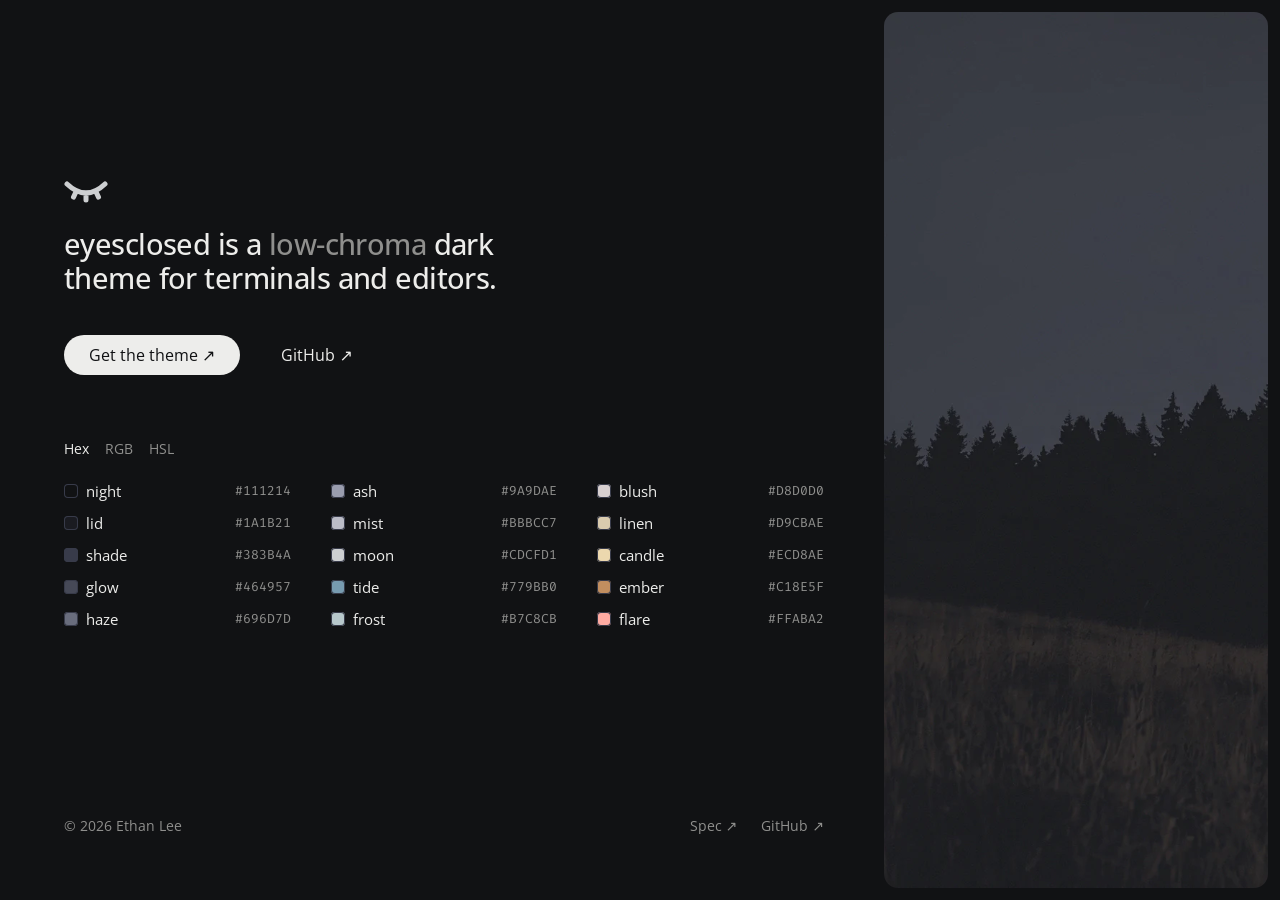
<file: website/index.html>
<!doctype html>
<html lang="en">
<head>
<meta charset="utf-8">
<meta name="viewport" content="width=device-width, initial-scale=1">
<title>eyesclosed — a low-chroma dark theme</title>
<meta name="description" content="A low-chroma dark theme for terminals and editors.">
<meta name="theme-color" content="#111214">
<link rel="icon" href="favicon.svg" type="image/svg+xml">
<link rel="preconnect" href="https://fonts.googleapis.com">
<link rel="preconnect" href="https://fonts.gstatic.com" crossorigin>
<link rel="stylesheet" href="tokens.css">
<link rel="stylesheet" href="bundle.css">
<link rel="stylesheet" href="site.css">
<script src="site.js" defer></script>
</head>
<body class="ec">
<aside class="scroll-panel" aria-hidden="true"><div class="scroll-track"><span></span><span class="flip"></span><span></span><span class="flip"></span></div></aside>
<div class="ec-page">
<main>

<section class="ec-hero">
  <div class="ec-reveal">
    <svg class="hero-glyph" viewBox="5 11 22 11" aria-hidden="true"><path d="M6.5 12.5Q16 21.5 25.5 12.5M11.25 15.88l-1.5 3.16M16 17l-0 3.5M20.75 15.88l1.5 3.16" fill="none" stroke="currentColor" stroke-width="2.5" stroke-linecap="round" stroke-linejoin="round"/></svg>
    <h1>eyesclosed is a <span class="ec-quiet">low-chroma</span> dark theme for terminals and editors.</h1>
    <div class="ec-hero-actions"><a class="ec-btn ec-btn--primary" href="https://github.com/thdxg/eyesclosed/blob/main/themes/README.md">Get the theme ↗</a><a class="ec-btn" href="https://github.com/thdxg/eyesclosed">GitHub ↗</a></div>
  </div>
  <img class="hero-photo" src="moonrise.webp" srcset="moonrise-1000.webp 1000w, moonrise.webp 1877w" sizes="calc(100vw - 48px)" width="1877" height="2286" loading="lazy" alt="">
</section>

<section class="palette" id="palette" aria-label="Palette">
  <span class="formats" role="group" aria-label="Color format" data-formats hidden><button type="button" data-format="hex" aria-pressed="true">Hex</button><button type="button" data-format="rgb" aria-pressed="false">RGB</button><button type="button" data-format="hsl" aria-pressed="false">HSL</button></span>
  <ul class="chips">
  <li><button class="chip copy-value" type="button" data-hex="#111214" data-rgb="rgb(17, 18, 20)" data-hsl="hsl(220, 8%, 7%)" aria-label="Copy night #111214"><span class="swatch" style="--c:#111214"></span><span class="chip-name">night</span><span class="chip-value"><span class="v">#111214</span></span></button></li>
  <li><button class="chip copy-value" type="button" data-hex="#1A1B21" data-rgb="rgb(26, 27, 33)" data-hsl="hsl(231, 12%, 12%)" aria-label="Copy lid #1A1B21"><span class="swatch" style="--c:#1A1B21"></span><span class="chip-name">lid</span><span class="chip-value"><span class="v">#1A1B21</span></span></button></li>
  <li><button class="chip copy-value" type="button" data-hex="#383B4A" data-rgb="rgb(56, 59, 74)" data-hsl="hsl(230, 14%, 25%)" aria-label="Copy shade #383B4A"><span class="swatch" style="--c:#383B4A"></span><span class="chip-name">shade</span><span class="chip-value"><span class="v">#383B4A</span></span></button></li>
  <li><button class="chip copy-value" type="button" data-hex="#464957" data-rgb="rgb(70, 73, 87)" data-hsl="hsl(229, 11%, 31%)" aria-label="Copy glow #464957"><span class="swatch" style="--c:#464957"></span><span class="chip-name">glow</span><span class="chip-value"><span class="v">#464957</span></span></button></li>
  <li><button class="chip copy-value" type="button" data-hex="#696D7D" data-rgb="rgb(105, 109, 125)" data-hsl="hsl(228, 9%, 45%)" aria-label="Copy haze #696D7D"><span class="swatch" style="--c:#696D7D"></span><span class="chip-name">haze</span><span class="chip-value"><span class="v">#696D7D</span></span></button></li>
  <li><button class="chip copy-value" type="button" data-hex="#9A9DAE" data-rgb="rgb(154, 157, 174)" data-hsl="hsl(231, 11%, 64%)" aria-label="Copy ash #9A9DAE"><span class="swatch" style="--c:#9A9DAE"></span><span class="chip-name">ash</span><span class="chip-value"><span class="v">#9A9DAE</span></span></button></li>
  <li><button class="chip copy-value" type="button" data-hex="#BBBCC7" data-rgb="rgb(187, 188, 199)" data-hsl="hsl(235, 10%, 76%)" aria-label="Copy mist #BBBCC7"><span class="swatch" style="--c:#BBBCC7"></span><span class="chip-name">mist</span><span class="chip-value"><span class="v">#BBBCC7</span></span></button></li>
  <li><button class="chip copy-value" type="button" data-hex="#CDCFD1" data-rgb="rgb(205, 207, 209)" data-hsl="hsl(210, 4%, 81%)" aria-label="Copy moon #CDCFD1"><span class="swatch" style="--c:#CDCFD1"></span><span class="chip-name">moon</span><span class="chip-value"><span class="v">#CDCFD1</span></span></button></li>
  <li><button class="chip copy-value" type="button" data-hex="#779BB0" data-rgb="rgb(119, 155, 176)" data-hsl="hsl(202, 27%, 58%)" aria-label="Copy tide #779BB0"><span class="swatch" style="--c:#779BB0"></span><span class="chip-name">tide</span><span class="chip-value"><span class="v">#779BB0</span></span></button></li>
  <li><button class="chip copy-value" type="button" data-hex="#B7C8CB" data-rgb="rgb(183, 200, 203)" data-hsl="hsl(189, 16%, 76%)" aria-label="Copy frost #B7C8CB"><span class="swatch" style="--c:#B7C8CB"></span><span class="chip-name">frost</span><span class="chip-value"><span class="v">#B7C8CB</span></span></button></li>
  <li><button class="chip copy-value" type="button" data-hex="#D8D0D0" data-rgb="rgb(216, 208, 208)" data-hsl="hsl(0, 9%, 83%)" aria-label="Copy blush #D8D0D0"><span class="swatch" style="--c:#D8D0D0"></span><span class="chip-name">blush</span><span class="chip-value"><span class="v">#D8D0D0</span></span></button></li>
  <li><button class="chip copy-value" type="button" data-hex="#D9CBAE" data-rgb="rgb(217, 203, 174)" data-hsl="hsl(40, 36%, 77%)" aria-label="Copy linen #D9CBAE"><span class="swatch" style="--c:#D9CBAE"></span><span class="chip-name">linen</span><span class="chip-value"><span class="v">#D9CBAE</span></span></button></li>
  <li><button class="chip copy-value" type="button" data-hex="#ECD8AE" data-rgb="rgb(236, 216, 174)" data-hsl="hsl(41, 62%, 80%)" aria-label="Copy candle #ECD8AE"><span class="swatch" style="--c:#ECD8AE"></span><span class="chip-name">candle</span><span class="chip-value"><span class="v">#ECD8AE</span></span></button></li>
  <li><button class="chip copy-value" type="button" data-hex="#C18E5F" data-rgb="rgb(193, 142, 95)" data-hsl="hsl(29, 44%, 56%)" aria-label="Copy ember #C18E5F"><span class="swatch" style="--c:#C18E5F"></span><span class="chip-name">ember</span><span class="chip-value"><span class="v">#C18E5F</span></span></button></li>
  <li><button class="chip copy-value" type="button" data-hex="#FFABA2" data-rgb="rgb(255, 171, 162)" data-hsl="hsl(6, 100%, 82%)" aria-label="Copy flare #FFABA2"><span class="swatch" style="--c:#FFABA2"></span><span class="chip-name">flare</span><span class="chip-value"><span class="v">#FFABA2</span></span></button></li>
  </ul>
</section>

</main>
<footer class="ec-footer">
  <span>© 2026 Ethan Lee</span>
  <div class="ec-footer-links"><a href="https://github.com/thdxg/eyesclosed/blob/main/SPEC.md">Spec ↗</a><a href="https://github.com/thdxg/eyesclosed">GitHub ↗</a></div>
</footer>
</div>
</body>
</html>
</file>
<file: site/tokens.css>
/* eyesclosed — generated from the design system tokens.json */
:root {
  --page: #0b0d0e;
  --surface: var(--bg-alt);
  --surface-hover: var(--indent);
  --rule: var(--indent);
  --rule-strong: var(--md-rule);
  --control-edge: var(--punct);
  --ink-bright: var(--md-bold);
  --ink-heading: var(--md-heading);
  --ink: var(--text);
  --ink-muted: var(--doc);
  --ink-faint: var(--attribute);
  --ink-ghost: var(--punct);
  --link: var(--md-link);
  --link-line: rgba(182, 204, 211, 0.4);
  --accent: var(--keyword);
  --highlight: var(--constant);
  --code-ink: var(--md-code);
  --focus-ring: var(--md-link);
  --selection-bg: var(--selection);
  --selection-ink: var(--function);
  --on-bright: var(--page);
  --bg: #111214;
  --bg-alt: #1a1b21;
  --cursorline: #18171d;
  --indent: #1f1f26;
  --md-rule: #2c2f39;
  --selection: #383b4a;
  --focus-bg: #464957;
  --linenr: #3b3d4a;
  --inlay: #505261;
  --linenr-active: #9799aa;
  --status-fg: #9799aa;
  --mode: #779bb0;
  --cursor: #cdcfd1;
  --text: #bbbcc7;
  --constant: #ecd8ae;
  --escape: #ecd8ae;
  --function: #d8d0d0;
  --string: #d9cbae;
  --type: #b7c8cb;
  --macro: #b7c8cb;
  --variable: #bbbcc7;
  --parameter: #bab6cb;
  --lifetime: #bdb2b9;
  --property: #a3a6b5;
  --builtin: #91a5aa;
  --selfvar: #ad97a9;
  --keyword: #779bb0;
  --namespace: #9194a4;
  --operator: #8d8fa0;
  --doc: #898d9e;
  --attribute: #7e7e94;
  --comment: #696d7d;
  --punct: #5e6170;
  --md-bold: #e3d9d9;
  --md-heading: #d7d2e6;
  --md-code: #d9cbae;
  --md-link: #b6ccd3;
  --md-italic: #bbbcc7;
  --md-quote: #898d9e;
  --md-hmark: #7f879e;
  --md-list: #779bb0;
  --md-url: #5e6170;
  --md-fence: #5e6170;
  --error: #ffaba2;
  --warning: #c18e5f;
  --info: #9eb6c3;
  --hint: #7e7f95;
  --added: #5f7986;
  --modified: #5b6370;
  --removed: #90655d;
  --ansi-0: #21212a;
  --ansi-1: #e3979b;
  --ansi-2: #7aa7ae;
  --ansi-3: #dec79c;
  --ansi-4: #9eb6c3;
  --ansi-5: #9187a8;
  --ansi-6: #d8dadb;
  --ansi-7: #c2c4cf;
  --ansi-8: #4a4b5c;
  --ansi-9: #edadb1;
  --ansi-10: #95bcc3;
  --ansi-11: #ead8b6;
  --ansi-12: #b9ced9;
  --ansi-13: #aca4c3;
  --ansi-14: #ebebeb;
  --ansi-15: #e9e9f0;
  --prompt-dir: #d1d3d4;
  --font-mono: "Geist Mono", ui-monospace, "SF Mono", Menlo, monospace;
  --font-sans: "Geist", ui-sans-serif, system-ui, -apple-system, "Segoe UI", sans-serif;
  --space-1: 4px;
  --space-2: 8px;
  --space-3: 12px;
  --space-4: 16px;
  --space-5: 20px;
  --space-6: 24px;
  --space-8: 32px;
  --space-12: 48px;
  --space-16: 64px;
  --space-24: 96px;
  --space-40: 160px;
  --radius-sm: 4px;
  --radius-md: 8px;
  --radius-pill: 999px;
  --width-label: 200px;
  --width-gutter: 48px;
  --width-text: 640px;
  --width-page: 888px;
}
</file>
<file: site/bundle.css>
/* eyesclosed web — components. Load after tokens.css. Every value is a token.
   One grid everywhere: a label column (width-label) and a text column (width-text),
   width-gutter apart. Geist for everything; Geist Mono only inside code. */
@import url("https://fonts.googleapis.com/css2?family=Geist:wght@400..600&family=Geist+Mono:wght@400..700&display=swap");

/* ── base: put .ec on <body> ─────────────────────────────────────────── */
.ec {
  margin: 0;
  background: var(--page);
  color: var(--ink);
  color-scheme: dark;
  font-family: var(--font-sans);
  font-size: 16px;
  line-height: 26px;
  -webkit-font-smoothing: antialiased;
  text-rendering: optimizeLegibility;
  font-feature-settings: "tnum" 0;
}
.ec ::selection { background: var(--selection-bg); color: var(--selection-ink); }
.ec :focus-visible { outline: 2px solid var(--focus-ring); outline-offset: 3px; border-radius: 2px; }
.ec code { font-family: var(--font-mono); font-size: 0.875em; color: var(--code-ink); }
.ec img, .ec video { max-width: 100%; height: auto; }
/* Zero specificity, so a component's own spacing (Prose's `> * + *`) wins. */
:where(.ec) :where(h1, h2, h3, p) { margin: 0; }

/* ── Page + Section: the grid ────────────────────────────────────────── */
.ec-page { box-sizing: border-box; width: 100%; max-width: calc(var(--width-page) + 2 * var(--space-5)); margin: 0 auto; padding-inline: var(--space-5); }
.ec-grid, .ec-section, .ec-header, .ec-footer {
  display: grid;
  grid-template-columns: var(--width-label) minmax(0, var(--width-text));
  column-gap: var(--width-gutter);
}
.ec-section { padding-block: var(--space-12); }
.ec-section + .ec-section { padding-top: 0; }
.ec-section-label { grid-column: 1; font-size: 14px; line-height: 26px; font-weight: 400; color: var(--ink-faint); }
.ec-section-body { grid-column: 2; min-width: 0; display: flex; flex-direction: column; gap: var(--space-5); }
.ec-section-body > h2, .ec-section-body > h3 { font-size: 20px; line-height: 28px; font-weight: 600; letter-spacing: -0.01em; color: var(--ink-heading); }
.ec-section-body > p { color: var(--ink); text-wrap: pretty; }
.ec-section-body > .ec-muted { color: var(--ink-muted); }
.ec-span { grid-column: 1 / -1; }

/* ── SiteHeader ──────────────────────────────────────────────────────── */
.ec-header { align-items: center; padding-block: var(--space-8); }
.ec-brand { grid-column: 1; display: inline-flex; align-items: center; gap: var(--space-2); justify-self: start; color: var(--ink-bright); text-decoration: none; font-size: 15px; line-height: 20px; font-weight: 600; letter-spacing: -0.01em; }
.ec-brand img, .ec-brand svg { width: 20px; height: 20px; display: block; }
.ec-nav { grid-column: 2; display: flex; flex-wrap: wrap; gap: var(--space-2) var(--space-6); font-size: 14px; line-height: 20px; }
.ec-nav a { color: var(--ink-muted); text-decoration: none; transition: color 0.15s; }
.ec-nav a:hover, .ec-nav a[aria-current="page"] { color: var(--ink-bright); }

/* ── Hero ────────────────────────────────────────────────────────────── */
.ec-hero { padding-block: var(--space-24) var(--space-12); }
@media (min-width: 720px) { .ec-hero { padding-top: var(--space-40); } }
.ec-hero > * { grid-column: 2; }
.ec-hero h1 { font-size: 40px; line-height: 44px; font-weight: 600; letter-spacing: -0.03em; color: var(--ink-bright); }
.ec-hero-lede { margin-top: var(--space-4) !important; font-size: 19px; line-height: 30px; letter-spacing: -0.01em; color: var(--ink-muted); text-wrap: pretty; }
.ec-hero-actions { display: flex; flex-wrap: wrap; align-items: center; gap: var(--space-2) var(--space-3); margin-top: var(--space-8); }
.ec-hero .ec-code { margin-top: var(--space-6); }

/* ── Link ────────────────────────────────────────────────────────────── */
.ec-link, .ec-prose a, .ec-section-body p a {
  color: var(--link);
  text-decoration: underline; text-decoration-color: var(--link-line);
  text-decoration-thickness: 1px; text-underline-offset: 3px;
  transition: color 0.15s, text-decoration-color 0.15s;
}
.ec-link:hover, .ec-prose a:hover, .ec-section-body p a:hover { color: var(--ink-bright); text-decoration-color: currentColor; }
.ec-link--quiet { color: var(--ink-muted); text-decoration: none; }
.ec-link--quiet:hover { color: var(--ink-bright); }

/* ── Button ──────────────────────────────────────────────────────────── */
.ec-btn {
  box-sizing: border-box; display: inline-flex; align-items: center; gap: var(--space-2);
  height: 36px; padding: 0 var(--space-4);
  border: 1px solid transparent; border-radius: var(--radius-pill);
  background: transparent; color: var(--ink-muted);
  font-family: var(--font-sans); font-size: 14px; line-height: 20px; font-weight: 500;
  text-decoration: none; white-space: nowrap; cursor: pointer;
  transition: opacity 0.15s;
}
/* Hover fades the whole button; its color, fill and border never change. */
.ec-btn:hover { opacity: 0.7; }
.ec-btn--primary { background: var(--ink-bright); color: var(--on-bright); }
.ec-btn--outline { border-color: var(--control-edge); color: var(--ink); }
.ec-btn:disabled, .ec-btn[aria-disabled="true"] { opacity: 0.5; pointer-events: none; }

/* ── EntryList ───────────────────────────────────────────────────────── */
.ec-entries { list-style: none; margin: 0; padding: 0; display: flex; flex-direction: column; gap: var(--space-4); }
.ec-entry { display: grid; grid-template-columns: minmax(0, 1fr) auto; column-gap: var(--space-4); }
.ec-entry-title { color: var(--ink-bright); text-decoration: none; font-weight: 500; transition: color 0.15s; }
a.ec-entry-title:hover { color: var(--link); }
.ec-entry-meta { grid-column: 2; grid-row: 1; font-size: 14px; color: var(--ink-faint); font-variant-numeric: tabular-nums; white-space: nowrap; }
.ec-entry-desc { grid-column: 1 / -1; color: var(--ink-muted); text-wrap: pretty; }

/* ── Figure ──────────────────────────────────────────────────────────── */
.ec-figure { margin: 0; display: flex; flex-direction: column; gap: var(--space-3); }
.ec-figure > img, .ec-figure > video, .ec-figure > svg { display: block; width: 100%; height: auto; border-radius: var(--radius-md); background: var(--surface); }
.ec-figure figcaption { font-size: 12px; line-height: 18px; color: var(--ink-faint); }

/* ── CodeBlock (the only mono) ───────────────────────────────────────── */
.ec-code {
  position: relative; margin: 0;
  border-radius: var(--radius-sm);
  background: var(--surface); color: var(--ink);
  font-family: var(--font-mono); font-size: 14px; line-height: 22px; font-weight: 400;
}
.ec-code pre { margin: 0; padding: var(--space-3) calc(var(--space-4) + 28px) var(--space-3) var(--space-4); overflow-x: auto; scrollbar-width: thin; }
.ec-code code { font-size: inherit; color: inherit; }
.ec-code-caption {
  display: flex; align-items: center; justify-content: space-between; gap: var(--space-3);
  padding: 4px var(--space-2) 0 var(--space-4);
  font-size: 12px; line-height: 28px; color: var(--ink-muted);
}
.ec-code-caption ~ pre { padding-top: var(--space-1); padding-right: var(--space-4); }
.ec-copy {
  display: inline-flex; align-items: center; justify-content: center;
  width: 28px; height: 28px; padding: 0; border: 0; border-radius: var(--radius-sm);
  background: transparent; color: var(--ink-muted); cursor: pointer;
  transition: color 0.15s, background 0.15s;
}
.ec-copy:hover { color: var(--ink-bright); background: var(--surface-hover); }
.ec-copy svg { width: 14px; height: 14px; display: block; fill: none; stroke: currentColor; stroke-width: 1.5; }
.ec-code > .ec-copy { position: absolute; top: 9px; right: var(--space-2); }
.ec-code .prompt { color: var(--ink-ghost); user-select: none; }

/* syntax — the eyesclosed editor theme, one class per Helix scope */
.tok-keyword { color: var(--keyword); font-weight: 700; }
.tok-function { color: var(--function); }
.tok-string { color: var(--string); }
.tok-constant { color: var(--constant); }
.tok-type { color: var(--type); }
.tok-builtin { color: var(--builtin); }
.tok-variable { color: var(--variable); }
.tok-parameter { color: var(--parameter); }
.tok-property { color: var(--property); }
.tok-namespace { color: var(--namespace); }
.tok-operator { color: var(--operator); }
.tok-attribute { color: var(--attribute); }
.tok-doc { color: var(--doc); font-style: italic; }
.tok-comment { color: var(--comment); font-style: italic; }
.tok-punct { color: var(--punct); }

/* ── Kbd ─────────────────────────────────────────────────────────────── */
.ec-kbd, .ec-prose kbd {
  display: inline-block; min-width: 1.4em; box-sizing: border-box; text-align: center;
  font-family: var(--font-sans); font-size: 0.8125em; line-height: 1.5; font-weight: 500; color: var(--ink);
  background: var(--surface); border-radius: var(--radius-sm); padding: 0 0.4em;
  box-shadow: inset 0 -1px 0 var(--rule-strong);
}

/* ── Prose ───────────────────────────────────────────────────────────── */
.ec-prose { max-width: var(--width-text); color: var(--ink); font-size: 16px; line-height: 26px; }
.ec-prose > * + * { margin-top: var(--space-5); }
.ec-prose h1 { font-size: 28px; line-height: 36px; font-weight: 600; letter-spacing: -0.02em; color: var(--ink-heading); }
.ec-prose h1 + p { margin-top: var(--space-3); font-size: 19px; line-height: 30px; letter-spacing: -0.01em; color: var(--ink-muted); }
.ec-prose h2 { margin-top: var(--space-12); font-size: 20px; line-height: 28px; font-weight: 600; letter-spacing: -0.01em; color: var(--ink-heading); }
.ec-prose h3 { margin-top: var(--space-8); font-size: 16px; line-height: 24px; font-weight: 600; color: var(--ink-heading); }
.ec-prose h2 + *, .ec-prose h3 + * { margin-top: var(--space-2); }
.ec-prose p { margin-bottom: 0; }
.ec-prose ul, .ec-prose ol { margin-bottom: 0; padding-left: var(--space-5); }
.ec-prose li + li { margin-top: var(--space-2); }
.ec-prose li::marker { color: var(--ink-faint); }
.ec-prose strong { color: var(--ink-bright); font-weight: 600; }
.ec-prose img { display: block; border-radius: var(--radius-md); }
.ec-prose hr { border: 0; height: var(--space-6); margin: 0; }

/* ── Note (also every blockquote in prose) ───────────────────────────── */
:where(.ec-note, .ec-prose blockquote) { margin: 0; }
.ec-note, .ec-prose blockquote {
  padding: var(--space-4) var(--space-5);
  background: var(--surface); border-radius: var(--radius-sm);
  font-size: 14px; line-height: 22px; color: var(--ink);
}
.ec-note::before, .ec-prose blockquote::before {
  content: "Note"; display: block; margin-bottom: var(--space-1);
  font-size: 12px; line-height: 16px; font-weight: 500; letter-spacing: 0.04em; color: var(--accent);
}
.ec-note--warning::before { content: "Warning"; color: var(--warning); }
.ec-note p + p, .ec-prose blockquote p + p { margin-top: var(--space-2); }

/* ── Table ───────────────────────────────────────────────────────────── */
.ec-table-wrap { overflow-x: auto; }
.ec-table, .ec-prose table { width: 100%; border-collapse: collapse; font-size: 14px; line-height: 22px; }
.ec-table th, .ec-prose th {
  text-align: left; vertical-align: bottom; padding: 0 var(--space-4) var(--space-2) 0;
  font-size: 12px; line-height: 16px; font-weight: 500; letter-spacing: 0.04em; color: var(--ink-faint);
}
.ec-table td, .ec-prose td { text-align: left; vertical-align: top; padding: var(--space-2) var(--space-4) var(--space-2) 0; border-top: 1px solid var(--rule); color: var(--ink); }
.ec-table .num { text-align: right; font-variant-numeric: tabular-nums; padding-right: 0; }

/* ── DocsLayout: the sidebar lives in the label column ───────────────── */
.ec-docs { padding-block: var(--space-12) var(--space-24); align-items: start; }
.ec-sidebar { grid-column: 1; position: sticky; top: var(--space-8); display: flex; flex-direction: column; gap: var(--space-6); max-height: calc(100vh - 64px); overflow-y: auto; scrollbar-width: none; font-size: 16px; line-height: 26px; }
.ec-sidebar-group { display: flex; flex-direction: column; gap: var(--space-2); }
/* Set like a code comment: italic in `comment` (3.8:1 on page, below 4.5 by choice). */
.ec-sidebar-label { font-size: 12px; line-height: 16px; font-weight: 500; font-style: italic; letter-spacing: 0.04em; color: var(--comment); }
.ec-sidebar a { color: var(--ink-muted); text-decoration: none; transition: color 0.15s; }
.ec-sidebar a:hover { color: var(--ink-bright); }
.ec-sidebar a[aria-current="page"] { color: var(--ink-bright); font-weight: 500; }
.ec-docs-main { grid-column: 2; min-width: 0; }
/* The menu button: the sidebar's toggle on phones, at the header's right end.
   Hidden from 720px, where the sidebar always shows. */
.ec-menu-btn {
  display: none; align-items: center; justify-content: center;
  width: 36px; height: 36px; padding: 0; border: 0; border-radius: var(--radius-sm);
  background: transparent; color: var(--ink-muted); cursor: pointer; transition: color 0.15s;
}
.ec-menu-btn:hover, .ec-menu-btn[aria-expanded="true"] { color: var(--ink-bright); }
.ec-menu-btn svg { width: 16px; height: 16px; display: block; fill: none; stroke: currentColor; stroke-width: 1.5; stroke-linecap: round; }
.ec-menu-btn .ec-menu-close, .ec-menu-btn[aria-expanded="true"] .ec-menu-open { display: none; }
.ec-menu-btn[aria-expanded="true"] .ec-menu-close { display: block; }
.ec-pagenav { display: flex; justify-content: space-between; gap: var(--space-6); margin-top: var(--space-16); font-size: 14px; line-height: 20px; }
.ec-pagenav a { display: flex; flex-direction: column; gap: 2px; color: var(--ink-bright); text-decoration: none; font-weight: 500; transition: color 0.15s; }
.ec-pagenav a:hover { color: var(--link); }
.ec-pagenav a span { font-size: 12px; line-height: 16px; font-weight: 400; color: var(--ink-faint); }
.ec-pagenav a[rel="next"] { margin-left: auto; text-align: right; }

/* ── SiteFooter ──────────────────────────────────────────────────────── */
.ec-footer { padding-block: var(--space-24) var(--space-12); font-size: 12px; line-height: 18px; color: var(--ink-faint); }
.ec-footer > :first-child { grid-column: 1; }
.ec-footer-links { grid-column: 2; display: flex; flex-wrap: wrap; justify-content: flex-end; gap: var(--space-2) var(--space-6); }
.ec-footer a { color: var(--ink-faint); text-decoration: none; transition: color 0.15s; }
.ec-footer a:hover { color: var(--ink-bright); }

/* ── phones: one column, labels sit above their content ──────────────── */
@media (max-width: 720px) {
  .ec-grid, .ec-section, .ec-header, .ec-footer { grid-template-columns: minmax(0, 1fr); row-gap: var(--space-2); }
  .ec-section-label, .ec-section-body, .ec-brand, .ec-nav, .ec-hero > *, .ec-footer > *, .ec-footer-links, .ec-sidebar, .ec-docs-main { grid-column: 1; }
  .ec-header { row-gap: var(--space-4); }
  .ec-footer-links { justify-content: flex-start; }
  .ec-sidebar { position: static; max-height: none; flex-direction: row; flex-wrap: wrap; gap: var(--space-4) var(--space-8); padding-bottom: var(--space-8); }
  .ec-header > .ec-brand { grid-row: 1; }
  .ec-menu-btn { display: inline-flex; grid-column: 1; grid-row: 1; justify-self: end; margin-block: calc(-1 * var(--space-2)); }
  .ec-sidebar[data-menu="closed"] { display: none; }
}

@media (prefers-reduced-motion: reduce) { .ec *, .ec { transition: none !important; } }
</file>
<file: site/site.css>
/* eyesclosed site — the few pieces bundle.css doesn't carry. Load after it. */

/* The wallpaper opens the page edge to edge and fades into it toward the bottom,
   so the hero needs less air above it. */
.cover { margin: 0; }
.cover > img {
  display: block; width: 100%; height: clamp(220px, 36vw, 520px); object-fit: cover; object-position: center top;
  -webkit-mask-image: linear-gradient(to bottom, #000 40%, transparent);
  mask-image: linear-gradient(to bottom, #000 40%, transparent);
}
.ec-hero.cover-next { padding-top: var(--space-6); }
.ec-hero-lede { max-width: var(--width-text); }

/* ── Tabs: a row of words, like the nav. The current one is ink-bright. ── */
.tabs { display: flex; flex-wrap: wrap; gap: var(--space-2) var(--space-6); font-size: 14px; line-height: 20px; }
.tabs[hidden] { display: none; }
.tabs button {
  appearance: none; margin: 0; padding: 0; border: 0; background: none;
  font: inherit; color: var(--ink-muted); cursor: pointer; transition: color 0.15s;
}
.tabs button:hover, .tabs button[aria-selected="true"] { color: var(--ink-bright); }

/* ── Palette table ────────────────────────────────────────────────────── */
.swatch {
  display: inline-block; width: 16px; height: 16px; margin-right: var(--space-2); vertical-align: -3px;
  border-radius: var(--radius-sm); background: var(--c);
  box-shadow: inset 0 0 0 1px var(--rule-strong);
}
.ec-table td.name { white-space: nowrap; }

/* Color values copy on click; "Copied" sits over the value so the width never shifts. */
.copy-value {
  position: relative; appearance: none; margin: 0; padding: 0; border: 0; background: none;
  font: inherit; font-family: var(--font-mono); font-size: 13px; color: var(--ink); white-space: nowrap;
  cursor: pointer; transition: color 0.15s;
}
.copy-value:hover { color: var(--ink-bright); }
.copy-value::after { content: "Copied"; position: absolute; left: 0; top: 0; color: var(--ink-bright); visibility: hidden; }
.copy-value.copied span { visibility: hidden; }
.copy-value.copied::after { visibility: visible; }

/* ── Code ─────────────────────────────────────────────────────────────── */
.ec-code pre { tab-size: 4; }

/* The theme's 15 named colors (SPEC.md). The code preview uses these, scope for scope
   as themes/helix/eyesclosed.toml maps them, overriding the bundle's older syntax colors. */
:root {
  --night: #111214; --lid: #1a1b21; --shade: #383b4a; --glow: #464957; --haze: #696d7d;
  --ash: #9a9dae; --mist: #bbbcc7; --moon: #cdcfd1; --tide: #779bb0; --frost: #b7c8cb;
  --blush: #d8d0d0; --linen: #d9cbae; --candle: #ecd8ae; --ember: #c18e5f; --flare: #ffaba2;
}
.ec-code { background: var(--lid); color: var(--mist); }
.tok-function { color: var(--blush); }
.tok-constant { color: var(--candle); }
.tok-escape { color: var(--candle); font-weight: 700; }
.tok-string { color: var(--linen); }
.tok-type { color: var(--frost); }
.tok-macro { color: var(--frost); font-style: italic; }
.tok-variable, .tok-parameter { color: var(--mist); }
.tok-lifetime { color: var(--mist); font-style: italic; }
.tok-property, .tok-namespace, .tok-operator, .tok-builtin, .tok-attribute { color: var(--ash); }
.tok-doc { color: var(--ash); font-style: italic; }
.tok-keyword { color: var(--tide); font-weight: 700; }
.tok-selfvar { color: var(--tide); font-style: italic; }
.tok-comment { color: var(--haze); font-style: italic; }
.tok-punct { color: var(--haze); }
</file>
<file: website/tokens.css>
/* eyesclosed — generated from the design system's tokens.json */
:root {
  --bg: #0b0d0e;
  --fg: #ededeb;
  --fg-muted: #8f8f8d;
  --lid: #1a1b21;
  --shade: #383b4a;
  --haze: #696d7d;
  --ash: #9a9dae;
  --font-sans: "Open Sans", ui-sans-serif, system-ui, -apple-system, "Segoe UI", sans-serif;
  --font-mono: "Fira Code", ui-monospace, "SF Mono", Menlo, monospace;
  --space-1: 4px;
  --space-2: 8px;
  --space-4: 16px;
  --space-6: 24px;
  --space-10: 40px;
  --space-14: 56px;
  --space-16: 64px;
  --space-28: 112px;
  --space-50: 200px;
  --space-70: 280px;
  --radius-sm: 6px;
  --radius-md: 14px;
  --radius-lg: 28px;
  --width-text: 760px;
  --width-sidebar: 192px;
  --inset-stage: 12px;
}
</file>
<file: website/bundle.css>
/* eyesclosed web — components. Load after tokens.css. Every value is a token.
   One left-aligned column of light, near-white text on a near-black page,
   with a Stage beside it on desktops showing the product itself. Open Sans; Fira Code only for code.
   Two weights only: 400 and 500. */
@import url("https://fonts.googleapis.com/css2?family=Open+Sans:ital,wght@0,400..500;1,400..500&family=Fira+Code:wght@400..500&display=swap");

/* ── base: put .ec on <body> ─────────────────────────────────────────── */
.ec {
  margin: 0;
  background: var(--bg);
  color: var(--fg);
  color-scheme: dark;
  font-family: var(--font-sans);
  /* Fluid like the page: 16px on a phone, 18px at 1024, 20px at 1440 and up. */
  font-size: clamp(16px, 0.48vw + 13px, 20px); line-height: 1.55; font-weight: 400; letter-spacing: -0.005em;
  /* The stage's width on desktops: everything to the right of the text column. */
  --ec-stage-w: max(30vw, calc(100vw - 2 * var(--space-16) - 2 * var(--inset-stage) - var(--width-text)));
  -webkit-font-smoothing: antialiased;
  text-rendering: optimizeLegibility;
}
.ec ::selection { background: var(--shade); color: var(--fg); }
.ec :focus-visible { outline: 2px solid var(--fg); outline-offset: 3px; border-radius: 2px; }
/* Zero specificity, so every component's own spacing and weights win. */
:where(.ec) :where(h1, h2, h3, p, figure) { margin: 0; }
:where(.ec) :where(h1, h2, h3) { font-size: inherit; line-height: inherit; font-weight: 500; }
.ec code { font-family: var(--font-mono); font-size: 0.85em; letter-spacing: 0; color: var(--fg); }
.ec img, .ec video { max-width: 100%; height: auto; }
.ec strong { font-weight: 500; color: var(--fg); }

/* ── Page: the whole window ─────────────────────────────────────────
   Text runs in a left-aligned column; on desktops the Stage fills everything
   to its right with the product itself. */
.ec-page { box-sizing: border-box; width: 100%; padding: 0 var(--space-6); }
@media (min-width: 640px) { .ec-page { padding-inline: var(--space-10); } }
@media (min-width: 1024px) { .ec-page { padding-inline: var(--space-16); } }
.ec-page > * { max-width: var(--width-text); }

/* ── Stage: the product, pinned beside the text ──────────────────────
   Each section may hold one .ec-scene. Inline by default (phones, tablets,
   no JavaScript); once the script adds .ec-staged to the root, desktops pin
   the active scene into a frame filling the window's right side. */
.ec-scene {
  box-sizing: border-box; display: flex; align-items: center; justify-content: center;
  padding: var(--space-6); border-radius: var(--radius-md); background: var(--lid); overflow: hidden;
}
.ec-stage { display: none; }
.ec-hero .ec-scene { margin-top: var(--space-10); }
@media (min-width: 1024px) {
  .ec-staged .ec-page { padding-right: calc(var(--ec-stage-w) + var(--space-16)); }
  .ec-staged .ec-stage {
    display: block; position: fixed; top: var(--inset-stage); right: var(--inset-stage); bottom: var(--inset-stage);
    width: var(--ec-stage-w); border-radius: var(--radius-md); background: var(--lid);
  }
  .ec-staged .ec-scene {
    position: fixed; top: var(--inset-stage); right: var(--inset-stage); bottom: var(--inset-stage);
    width: var(--ec-stage-w); max-width: none; margin: 0; padding: var(--space-10); background: transparent;
    opacity: 0; visibility: hidden; transition: opacity 0.3s, visibility 0s 0.3s;
  }
  .ec-staged .ec-scene.is-active { opacity: 1; visibility: visible; transition: opacity 0.3s; }
}

/* ── SiteHeader ──────────────────────────────────────────────────────── */
.ec-header { display: flex; flex-wrap: wrap; align-items: baseline; gap: var(--space-2) var(--space-6); padding-top: var(--space-10); }
@media (min-width: 1024px) { .ec-header { padding-top: var(--space-14); } }
.ec-brand { display: inline-flex; align-items: center; gap: var(--space-2); margin-right: var(--space-4); color: var(--fg); text-decoration: none; font-weight: 500; }
.ec-brand img, .ec-brand svg { width: 22px; height: 22px; display: block; align-self: center; }
.ec-nav { display: flex; flex-wrap: wrap; gap: var(--space-1) var(--space-6); font-size: 14px; line-height: 20px; font-weight: 400; letter-spacing: 0; }
.ec-nav a { color: var(--fg-muted); text-decoration: none; transition: color 0.2s; }
.ec-nav a:hover, .ec-nav a[aria-current="page"] { color: var(--fg); }

/* ── Hero: one statement ─────────────────────────────────────────────── */
.ec-hero { margin: 160px 0 120px; }
@media (min-width: 1024px) { .ec-hero { margin: var(--space-70) 0 var(--space-50); } }
.ec-hero h1 { font-size: clamp(24px, 0.6vw + 21px, 30px); line-height: 1.2; font-weight: 500; letter-spacing: -0.02em; color: var(--fg); text-wrap: balance; }
.ec-hero h1 .ec-quiet { color: var(--fg-muted); }
.ec-hero-actions { display: flex; flex-wrap: wrap; align-items: center; gap: var(--space-2) var(--space-4); margin-top: var(--space-10); }
.ec-hero .ec-code { margin-top: var(--space-6); }

/* ── Section: a muted label, then text ───────────────────────────────── */
.ec-section { margin: var(--space-14) 0; display: flex; flex-direction: column; gap: var(--space-6); }
.ec-label { color: var(--fg-muted); font-weight: 400; }
.ec-section > h2:not(.ec-label), .ec-section > h3 { font-weight: 500; color: var(--fg); }
.ec-section > h2:not(.ec-label) + p, .ec-section > h3 + p { margin-top: calc(var(--space-2) - var(--space-6)); }
.ec-section p { text-wrap: pretty; }

/* ── Link ────────────────────────────────────────────────────────────── */
.ec-link, .ec-section p a, .ec-prose a {
  color: var(--fg);
  text-decoration: underline; text-decoration-color: var(--fg-muted);
  text-decoration-thickness: 1px; text-underline-offset: 4px;
  transition: color 0.2s, text-decoration-color 0.2s;
}
.ec-link:hover, .ec-section p a:hover, .ec-prose a:hover { color: var(--fg); text-decoration-color: var(--fg); }
.ec-link--plain { text-decoration: none; }
.ec-link--plain:hover { text-decoration: underline; }

/* ── Button ──────────────────────────────────────────────────────────── */
.ec-btn {
  box-sizing: border-box; display: inline-flex; align-items: center; gap: var(--space-2);
  height: 40px; padding: 0 var(--space-6);
  border: 1px solid transparent; border-radius: var(--radius-lg);
  background: transparent; color: var(--fg);
  font: inherit; font-size: 16px; line-height: 24px; font-weight: 400; letter-spacing: 0;
  text-decoration: none; white-space: nowrap; cursor: pointer;
  transition: opacity 0.2s;
}
/* Hover fades the whole button; its color, fill and border never change. */
.ec-btn:hover { opacity: 0.7; }
.ec-btn--primary { background: var(--fg); color: var(--bg); }
.ec-btn--outline { border-color: var(--lid); }
.ec-btn:disabled, .ec-btn[aria-disabled="true"] { opacity: 0.4; pointer-events: none; }

/* ── Callout: one rounded line that points somewhere ─────────────────── */
.ec-callout {
  display: flex; align-items: center; gap: var(--space-4);
  padding: var(--space-4) var(--space-6) var(--space-4) var(--space-4);
  border: 1px solid var(--lid); border-radius: var(--radius-lg);
  color: var(--fg); text-decoration: none; transition: border-color 0.2s;
}
.ec-callout:hover { border-color: var(--shade); }
.ec-callout img, .ec-callout svg { width: 56px; height: 56px; flex: none; border-radius: var(--radius-md); }
.ec-callout-text { flex: 1 1 auto; min-width: 0; }
.ec-callout-action { flex: none; color: var(--fg); font-weight: 500; }
.ec-callout-text { color: var(--fg-muted); }
@media (max-width: 560px) {
  .ec-callout { flex-wrap: wrap; row-gap: var(--space-1); }
  .ec-callout-text { flex-basis: calc(100% - 56px - var(--space-4)); }
  .ec-callout-action { flex-basis: 100%; }
  .ec-callout:has(> img, > svg) .ec-callout-action { padding-left: calc(56px + var(--space-4)); }
}

/* ── Steps: a short numbered list ────────────────────────────────────── */
.ec-steps { list-style: none; margin: 0; padding: 0; display: flex; flex-direction: column; gap: var(--space-2); counter-reset: ec-step; }
.ec-steps li { display: flex; gap: var(--space-4); counter-increment: ec-step; }
.ec-steps li::before { content: counter(ec-step); min-width: 1ch; color: var(--fg-muted); font-variant-numeric: tabular-nums; }

/* ── EntryList ───────────────────────────────────────────────────────── */
.ec-entries { list-style: none; margin: 0; padding: 0; display: flex; flex-direction: column; gap: var(--space-6); }
.ec-entry { display: flex; flex-direction: column; }
.ec-entry-head { display: flex; justify-content: space-between; align-items: baseline; gap: var(--space-4); }
.ec-entry-title { font-weight: 500; color: var(--fg); text-decoration: none; text-underline-offset: 4px; }
a.ec-entry-title:hover { text-decoration: underline; text-decoration-thickness: 1px; }
.ec-entry-meta { flex: none; color: var(--fg-muted); font-variant-numeric: tabular-nums; }
.ec-entry-desc { color: var(--fg); }
.ec-entries--media { gap: var(--space-10); }
.ec-entries--media .ec-entry { flex-direction: row; gap: var(--space-6); }
.ec .ec-entry-media { flex: none; width: 128px; height: 128px; object-fit: cover; border-radius: var(--radius-sm); background: var(--lid); }
.ec-entries--media .ec-entry-desc { font-size: 15px; line-height: 24px; letter-spacing: 0; margin-top: var(--space-1); }
@media (max-width: 560px) { .ec-entries--media .ec-entry { flex-direction: column; gap: var(--space-4); } }

/* ── Figure ──────────────────────────────────────────────────────────── */
.ec-figure { display: flex; flex-direction: column; gap: var(--space-2); }
.ec-figure > img, .ec-figure > video, .ec-figure > svg { display: block; width: 100%; height: auto; border-radius: var(--radius-md); background: var(--lid); }
.ec-figure figcaption { font-size: 14px; line-height: 20px; font-weight: 400; letter-spacing: 0; color: var(--fg-muted); }

/* ── CodeBlock (the only mono) ───────────────────────────────────────── */
.ec-code {
  position: relative; border-radius: var(--radius-sm); background: var(--lid); color: var(--fg);
  font-family: var(--font-mono); font-size: 14px; line-height: 22px; font-weight: 400; letter-spacing: 0;
}
.ec-code pre { margin: 0; padding: var(--space-4) calc(var(--space-4) + 28px) var(--space-4) var(--space-4); overflow-x: auto; scrollbar-width: thin; }
.ec-code code { font-size: inherit; color: inherit; }
.ec-code-caption { display: flex; align-items: center; justify-content: space-between; gap: var(--space-4); padding: 6px var(--space-2) 0 var(--space-4); font-size: 13px; line-height: 28px; color: var(--fg-muted); }
.ec-code-caption ~ pre { padding-top: var(--space-1); padding-right: var(--space-4); }
.ec-copy { display: inline-flex; align-items: center; justify-content: center; width: 28px; height: 28px; padding: 0; border: 0; border-radius: var(--radius-sm); background: transparent; color: var(--fg-muted); cursor: pointer; transition: color 0.2s, background 0.2s; }
.ec-copy:hover { color: var(--fg); background: var(--shade); }
.ec-copy svg { width: 14px; height: 14px; display: block; fill: none; stroke: currentColor; stroke-width: 1.5; }
.ec-code > .ec-copy { position: absolute; top: 13px; right: var(--space-2); }
.ec-code .prompt { color: var(--haze); user-select: none; }

/* syntax — eyesclosed by brightness alone: fg, ash, haze; weight and italic do the rest */
.tok-keyword { color: var(--fg); font-weight: 500; }
.tok-function, .tok-type, .tok-constant, .tok-variable { color: var(--fg); }
.tok-escape { color: var(--fg); font-weight: 500; }
.tok-macro, .tok-label, .tok-self { color: var(--fg); font-style: italic; }
.tok-string, .tok-member, .tok-namespace, .tok-operator, .tok-builtin, .tok-attribute { color: var(--ash); }
.tok-doc { color: var(--ash); font-style: italic; }
.tok-comment { color: var(--haze); font-style: italic; }
.tok-punct { color: var(--haze); }

/* ── Kbd ─────────────────────────────────────────────────────────────── */
.ec-kbd, .ec-prose kbd {
  display: inline-block; min-width: 1.5em; box-sizing: border-box; text-align: center;
  font-family: var(--font-sans); font-size: 0.8em; line-height: 1.6; font-weight: 400; letter-spacing: 0; color: var(--fg);
  background: var(--lid); border-radius: var(--radius-sm); padding: 0 0.4em;
}

/* ── Prose ───────────────────────────────────────────────────────────── */
.ec-prose { max-width: var(--width-text); }
.ec-prose > * + * { margin-top: var(--space-6); }
.ec-prose h1 { font-size: clamp(24px, 0.6vw + 21px, 30px); line-height: 1.2; font-weight: 500; letter-spacing: -0.02em; color: var(--fg); }
.ec-prose h1 + p { color: var(--fg-muted); margin-top: var(--space-2); }
.ec-prose h2 { margin-top: var(--space-14); color: var(--fg-muted); font-weight: 400; }
.ec-prose h3 { margin-top: var(--space-10); color: var(--fg); font-weight: 500; }
.ec-prose h2 + *, .ec-prose h3 + * { margin-top: var(--space-2); }
.ec-prose h2 + h3 { margin-top: var(--space-6); }
.ec-prose ul, .ec-prose ol { padding-left: 1.25em; }
.ec-prose li + li { margin-top: var(--space-2); }
.ec-prose li::marker { color: var(--fg-muted); }
.ec-prose img { display: block; border-radius: var(--radius-md); }
.ec-prose hr { border: 0; height: var(--space-6); margin: 0; }

/* ── Note (also every blockquote in prose) ───────────────────────────── */
.ec-note, .ec-prose blockquote {
  margin: 0; padding: var(--space-4) var(--space-6);
  background: var(--lid); border-radius: var(--radius-sm);
  font-size: 15px; line-height: 24px; letter-spacing: 0; color: var(--fg);
}
.ec-note::before, .ec-prose blockquote::before { content: "Note"; display: block; color: var(--fg); font-weight: 500; }
.ec-note--warning::before { content: "Warning"; color: var(--fg); }
.ec-note p + p, .ec-prose blockquote p + p { margin-top: var(--space-2); }

/* ── Table ───────────────────────────────────────────────────────────── */
.ec-table-wrap { overflow-x: auto; }
.ec-table, .ec-prose table { width: 100%; border-collapse: collapse; font-size: 15px; line-height: 24px; letter-spacing: 0; }
.ec-table th, .ec-prose th { text-align: left; font-weight: 400; color: var(--fg-muted); padding: 0 var(--space-6) var(--space-2) 0; }
.ec-table td, .ec-prose td { text-align: left; vertical-align: top; padding: var(--space-2) var(--space-6) var(--space-2) 0; border-top: 1px solid var(--lid); }
.ec-table .num { text-align: right; padding-right: 0; font-variant-numeric: tabular-nums; }

/* ── DocsLayout: full screen ─────────────────────────────────────────
   The index is pinned to the window's left edge at full height and the page
   follows it, left-aligned. On phones the index becomes a full-screen menu. */
.ec-docs { --ec-side-x: var(--space-16); }
.ec-docs-side {
  position: fixed; top: 0; bottom: 0; left: var(--ec-side-x); width: var(--width-sidebar);
  box-sizing: border-box; padding: var(--space-14) 0 var(--space-10);
  display: flex; flex-direction: column; gap: var(--space-10);
  overflow-y: auto; scrollbar-width: none;
  font-size: 15px; line-height: 24px; letter-spacing: 0;
}
.ec-docs-brand { display: inline-flex; align-items: center; gap: var(--space-2); color: var(--fg); text-decoration: none; font-weight: 500; }
.ec-docs-brand img, .ec-docs-brand svg { width: 40px; height: 40px; display: block; border-radius: var(--radius-sm); }
.ec-docs-nav { display: flex; flex-direction: column; gap: var(--space-6); }
.ec-sidebar-group { display: flex; flex-direction: column; gap: var(--space-1); }
/* Group labels read like code comments: italic haze (3.8:1, below 4.5 by choice; the links carry the meaning). */
.ec-sidebar-label { color: var(--haze); font-style: italic; margin-bottom: var(--space-2); }
.ec-docs-nav a, .ec-docs-side-foot a { color: var(--fg-muted); text-decoration: none; transition: color 0.2s; }
.ec-docs-nav a:hover, .ec-docs-side-foot a:hover, .ec-docs-nav a[aria-current="page"] { color: var(--fg); }
.ec-docs-side-foot { margin-top: auto; display: flex; flex-direction: column; gap: var(--space-1); }
.ec-docs-main {
  box-sizing: border-box; max-width: calc(var(--width-text) + 2 * var(--space-6));
  margin-left: calc(var(--ec-side-x) + var(--width-sidebar) + var(--space-16) - var(--space-6));
  padding: var(--space-14) var(--space-6) var(--space-28);
}
.ec-pagenav { display: flex; justify-content: space-between; gap: var(--space-6); margin-top: var(--space-28); }
.ec-pagenav a { display: flex; flex-direction: column; color: var(--fg); text-decoration: none; }
.ec-pagenav a span { color: var(--fg-muted); }
.ec-pagenav a:hover { text-decoration: underline; text-decoration-thickness: 1px; text-underline-offset: 4px; }
.ec-pagenav a[rel="next"] { margin-left: auto; text-align: right; }

/* The bar and menu button exist only on phones. */
.ec-docs-bar { display: none; }
.ec-menu-btn {
  display: inline-flex; align-items: center; justify-content: center;
  width: 40px; height: 40px; margin-right: calc(-1 * var(--space-2)); padding: 0; border: 0; border-radius: var(--radius-sm);
  background: transparent; color: var(--fg); cursor: pointer;
}
.ec-menu-btn svg { width: 20px; height: 20px; display: block; fill: none; stroke: currentColor; stroke-width: 1.5; stroke-linecap: round; }
.ec-menu-btn .ec-menu-close, .ec-menu-btn[aria-expanded="true"] .ec-menu-open { display: none; }
.ec-menu-btn[aria-expanded="true"] .ec-menu-close { display: block; }

@media (max-width: 960px) {
  .ec-docs-bar {
    display: flex; align-items: center; justify-content: space-between;
    position: relative; z-index: 2; height: 96px; padding: 0 var(--space-6); box-sizing: border-box;
  }
  .ec-docs-side {
    left: 0; right: 0; top: 96px; width: auto; z-index: 1;
    padding: var(--space-4) var(--space-6) var(--space-10); background: var(--bg);
    font-size: 22px; line-height: 30px; letter-spacing: -0.01em; gap: var(--space-10);
  }
  .ec-docs-side > .ec-docs-brand { display: none; }
  .ec-docs-nav { gap: var(--space-10); }
  .ec-sidebar-group { gap: var(--space-2); }
  .ec-docs-side[data-menu="closed"] { display: none; }
  .ec-docs:has(.ec-docs-side[data-menu="open"]) { overflow: hidden; height: 100vh; }
  .ec-docs-main { margin-left: 0; max-width: none; padding-top: var(--space-4); }
}

/* ── SiteFooter ──────────────────────────────────────────────────────── */
.ec-footer { display: flex; flex-wrap: wrap; align-items: baseline; gap: var(--space-2) var(--space-6); margin-top: var(--space-28); padding-bottom: var(--space-14); font-size: 14px; line-height: 20px; font-weight: 400; letter-spacing: 0; color: var(--fg-muted); }
.ec-footer-links { display: flex; flex-wrap: wrap; gap: var(--space-2) var(--space-6); margin-left: auto; }
@media (max-width: 560px) { .ec-footer-links { margin-left: 0; flex-basis: 100%; } }
.ec-footer a { color: var(--fg-muted); text-decoration: none; transition: color 0.2s; }
.ec-footer a:hover { color: var(--fg); }

/* ── Reveal: text settles in on load (opt-in) ────────────────────────── */
@keyframes ec-settle { from { opacity: 0; transform: translateY(12px); filter: blur(3px); } }
.ec-reveal > * { animation: ec-settle 0.6s cubic-bezier(0.22, 1, 0.36, 1) both; animation-delay: calc(var(--i, 0) * 40ms); }
.ec-reveal > :nth-child(2) { --i: 1; } .ec-reveal > :nth-child(3) { --i: 2; } .ec-reveal > :nth-child(4) { --i: 3; }
.ec-reveal > :nth-child(5) { --i: 4; } .ec-reveal > :nth-child(6) { --i: 5; } .ec-reveal > :nth-child(n+7) { --i: 6; }

@media (prefers-reduced-motion: reduce) {
  .ec *, .ec { transition: none !important; }
  .ec-reveal > * { animation: none; }
}
</file>
<file: website/site.css>
/* eyesclosed site — the few pieces bundle.css doesn't carry. Load after it. */

/* The page sits on night, the theme's own background, instead of the system's bg. */
:root { --bg: #111214; }

.ec-hero { margin: 0; }
.ec-hero .ec-quiet { white-space: nowrap; }
.hero-glyph { display: block; width: 44px; height: 22px; margin-bottom: var(--space-6); color: #cdcfd1; }

/* ── One screen ───────────────────────────────────────────────────────────
   On desktops the landing is a single screen that never scrolls: the statement
   and the palette sit centered in the column, the footer at the bottom, the
   panel on the right. Phones (and very short windows) scroll as usual, with the
   hero filling the first screen. */
@media (max-width: 1023px), (max-height: 599px) {
  .ec-hero { display: flex; flex-direction: column; justify-content: center; min-height: 100svh; }
}
@media (min-width: 1024px) and (min-height: 600px) {
  html, body { height: 100%; overflow: hidden; }
  .ec-page { box-sizing: border-box; display: flex; flex-direction: column; height: 100svh; }
  .ec-page > main { flex: 1; min-height: 0; display: flex; flex-direction: column; justify-content: center; gap: var(--space-16); }
  .ec-footer { margin-top: 0; padding-bottom: var(--space-16); }
}

/* ── The panel: the wallpaper drifting left on its own, forever. The photo
   alternates with its mirror image, so every seam matches; the track holds two
   such pairs and slides by one pair, then starts over where it looks the same.
   Desktops only; phones get the still photo under the hero. The photo is
   moonrise.webp (1877px) and moonrise-1000.webp, for 1x screens and phones. ── */
.scroll-panel { display: none; }
.hero-photo { display: block; width: 100%; height: auto; margin-top: var(--space-10); border-radius: var(--radius-md); }
@media (min-width: 1024px) {
  .ec-page { padding-right: calc(var(--ec-stage-w) + var(--space-16)); }
  .scroll-panel {
    display: block; position: fixed; top: var(--inset-stage); right: var(--inset-stage); bottom: var(--inset-stage);
    width: var(--ec-stage-w); border-radius: var(--radius-md); overflow: hidden;
  }
  .scroll-track { display: flex; width: max-content; height: 100%; animation: drift 120s linear infinite; }
  /* Backgrounds rather than <img>, so only desktops download the photo, once for all four. */
  .scroll-track span {
    flex: none; height: 100%; aspect-ratio: 1877 / 2286;
    background: url("moonrise.webp") center / cover;
    background-image: image-set(url("moonrise-1000.webp") 1x, url("moonrise.webp") 2x);
  }
  .scroll-track .flip { transform: scaleX(-1); }
  .hero-photo { display: none; }
}
@keyframes drift { to { transform: translateX(-50%); } }
@media (prefers-reduced-motion: reduce) { .scroll-track { animation: none; } }

/* ── Palette: the 15 colors as chips, read down the columns ────────────── */
.palette { container-type: inline-size; display: flex; flex-direction: column; gap: var(--space-4); }
@media (max-width: 1023px), (max-height: 599px) { .palette { margin: var(--space-14) 0 0; } }

/* Hex, RGB or HSL for every value. The current one is fg. */
.formats { display: inline-flex; gap: var(--space-4); font-size: 14px; line-height: 20px; letter-spacing: 0; }
.formats[hidden] { display: none; }
.formats button {
  appearance: none; margin: 0; padding: 0; border: 0; background: none;
  font: inherit; color: var(--fg-muted); cursor: pointer; transition: color 0.2s;
}
.formats button:hover, .formats button[aria-pressed="true"] { color: var(--fg); }

.chips { list-style: none; margin: 0; padding: 0; display: grid; grid-template-columns: minmax(0, 1fr); column-gap: var(--space-10); }
@container (min-width: 440px) { .chips { grid-template-columns: repeat(2, minmax(0, 1fr)); grid-template-rows: repeat(8, auto); grid-auto-flow: column; } }
@container (min-width: 700px) { .chips { grid-template-columns: repeat(3, minmax(0, 1fr)); grid-template-rows: repeat(5, auto); } }

/* A chip copies its value; "Copied" sits over the value so nothing shifts. */
.chip {
  box-sizing: border-box; display: grid; grid-template-columns: auto 1fr auto; align-items: center; gap: var(--space-2);
  width: 100%; padding: var(--space-1) 0; border: 0; background: none; appearance: none;
  font: inherit; font-size: 15px; line-height: 24px; letter-spacing: 0; color: var(--fg); text-align: left; cursor: pointer;
}
.swatch { width: 14px; height: 14px; border-radius: 4px; background: var(--c); box-shadow: inset 0 0 0 1px var(--shade); }
.chip-value {
  position: relative; font-family: var(--font-mono); font-size: 13px; white-space: nowrap;
  color: var(--fg-muted); transition: color 0.2s;
}
.chip:hover .chip-value { color: var(--fg); }
.chip-value::after { content: "Copied"; position: absolute; right: 0; top: 0; color: var(--fg); visibility: hidden; }
.chip.copied .v { visibility: hidden; }
.chip.copied .chip-value::after { visibility: visible; }
</file>
